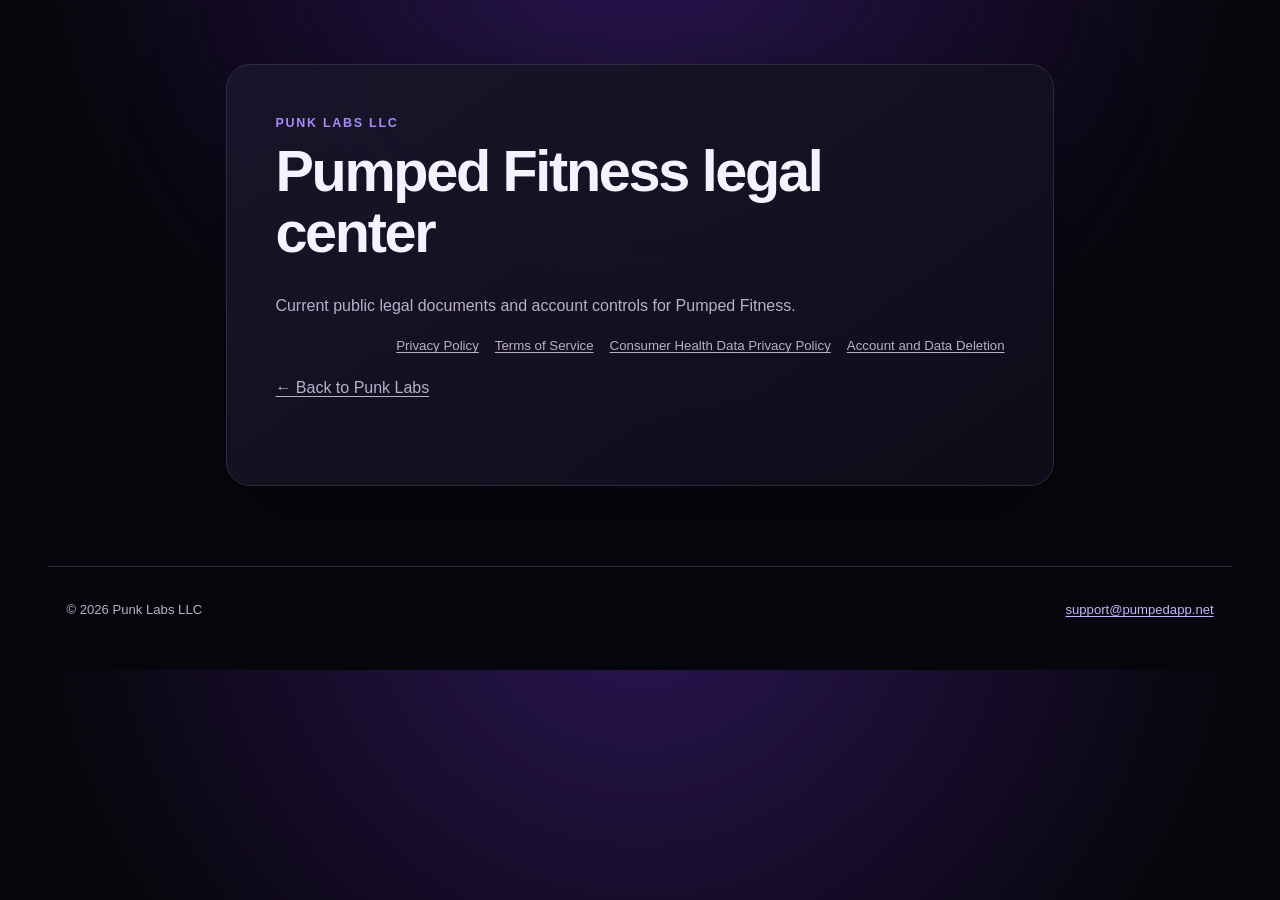
<file: index.html>
<!doctype html>
<html lang="en">
<head>
  <meta charset="utf-8">
  <meta name="viewport" content="width=device-width, initial-scale=1">
  <title>Pumped Fitness Legal | Punk Labs LLC</title>
  <meta name="description" content="Privacy, consumer health, terms, and account deletion documents for Pumped Fitness by Punk Labs LLC.">
  <link rel="stylesheet" href="styles.css">
</head>
<body>
  <main id="main">
    <article>
      <p class="eyebrow">Punk Labs LLC</p>
      <h1>Pumped Fitness legal center</h1>
      <p>Current public legal documents and account controls for Pumped Fitness.</p>
      <nav aria-label="Legal documents">
        <a href="privacy/">Privacy Policy</a>
        <a href="terms/">Terms of Service</a>
        <a href="consumer-health/">Consumer Health Data Privacy Policy</a>
        <a href="delete-account/">Account and Data Deletion</a>
      </nav>
      <p><a class="back" href="https://www.punklabs.dev/">← Back to Punk Labs</a></p>
    </article>
  </main>
  <footer><p>© 2026 Punk Labs LLC</p><a href="mailto:support@pumpedapp.net">support@pumpedapp.net</a></footer>
</body>
</html>
</file>
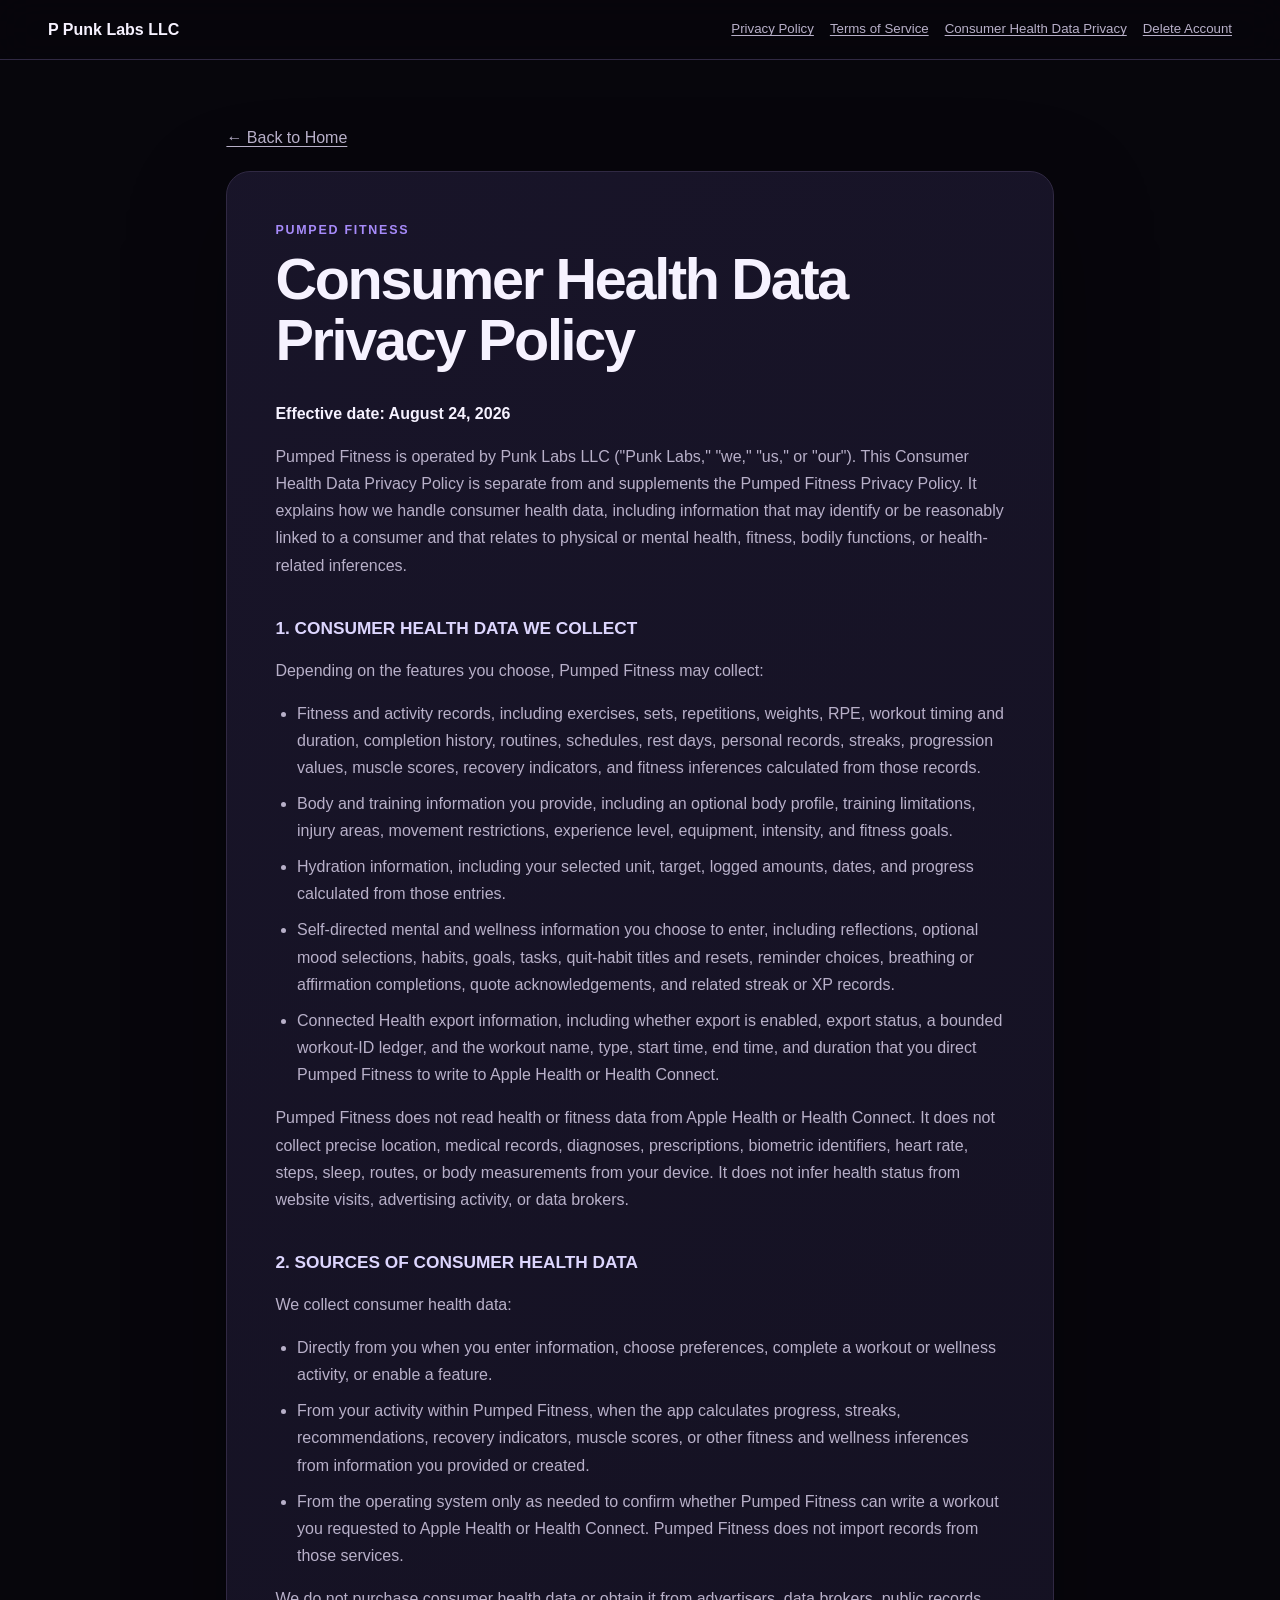
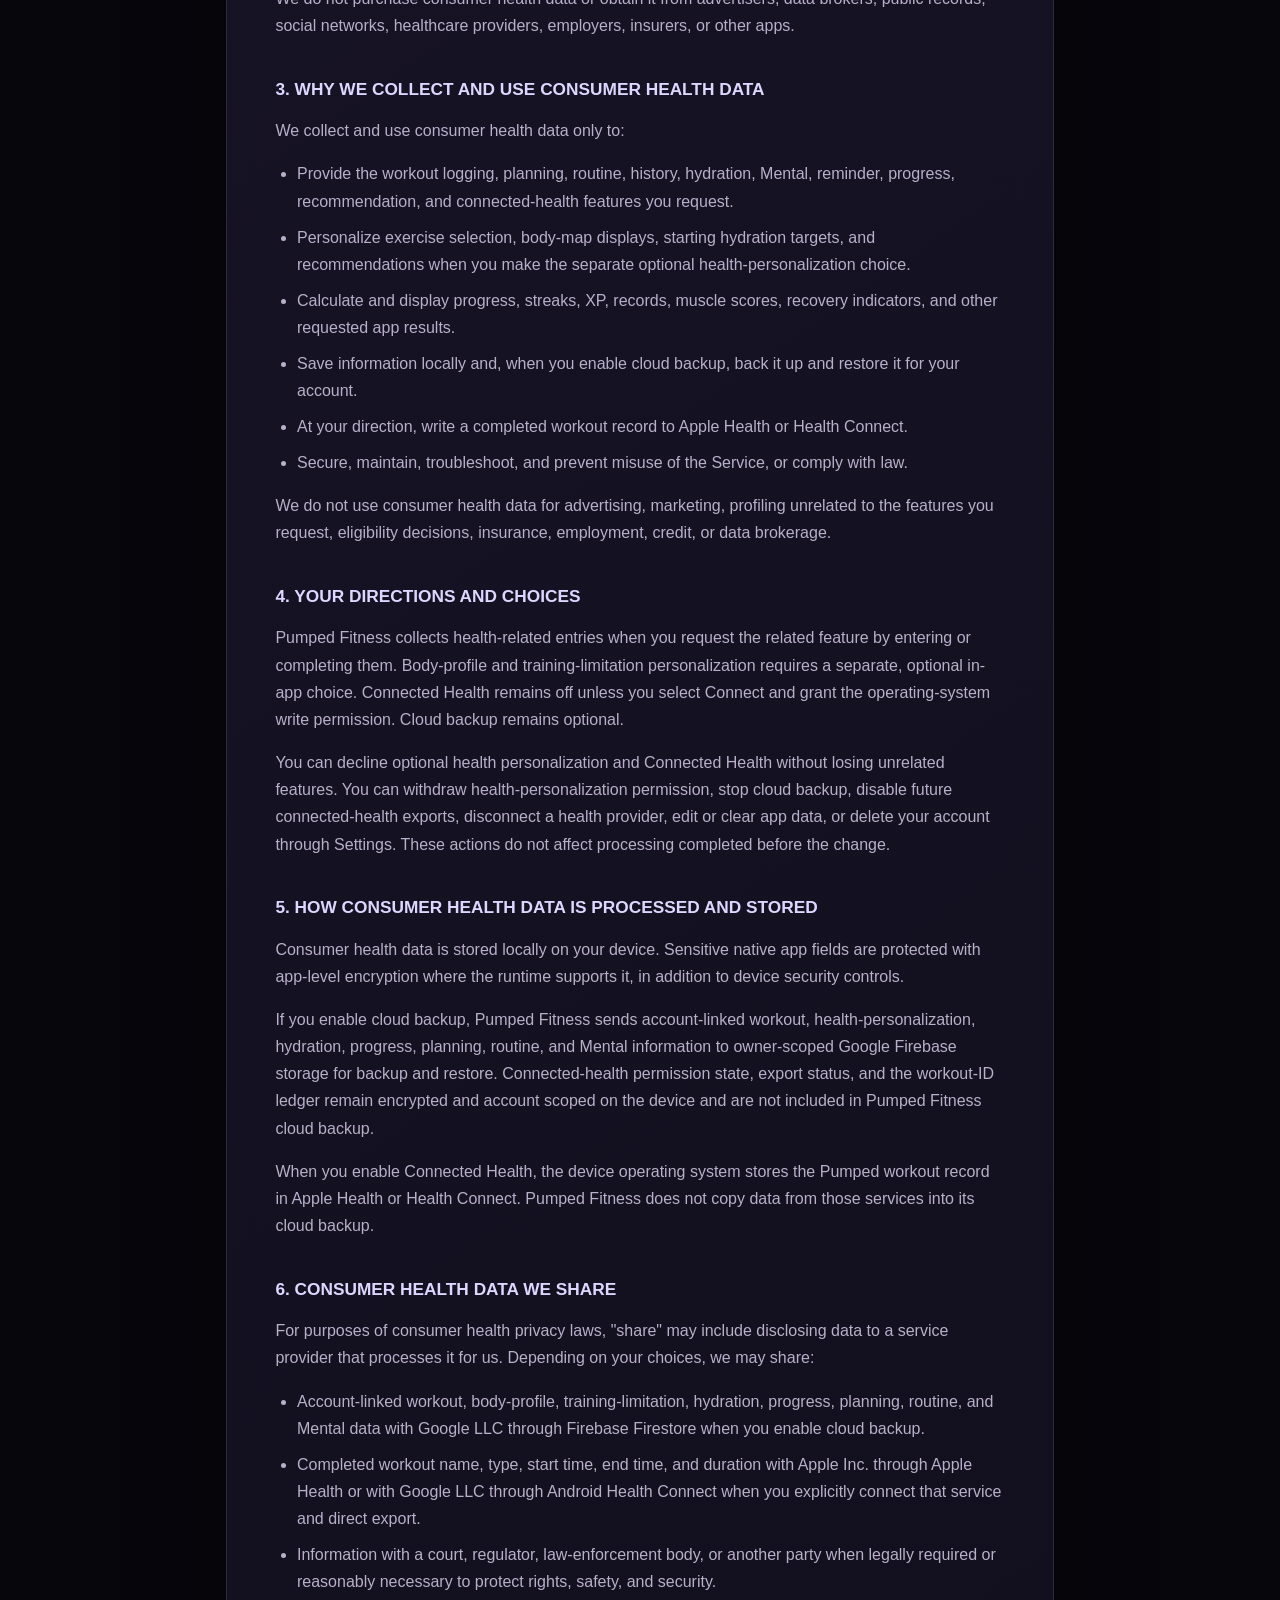
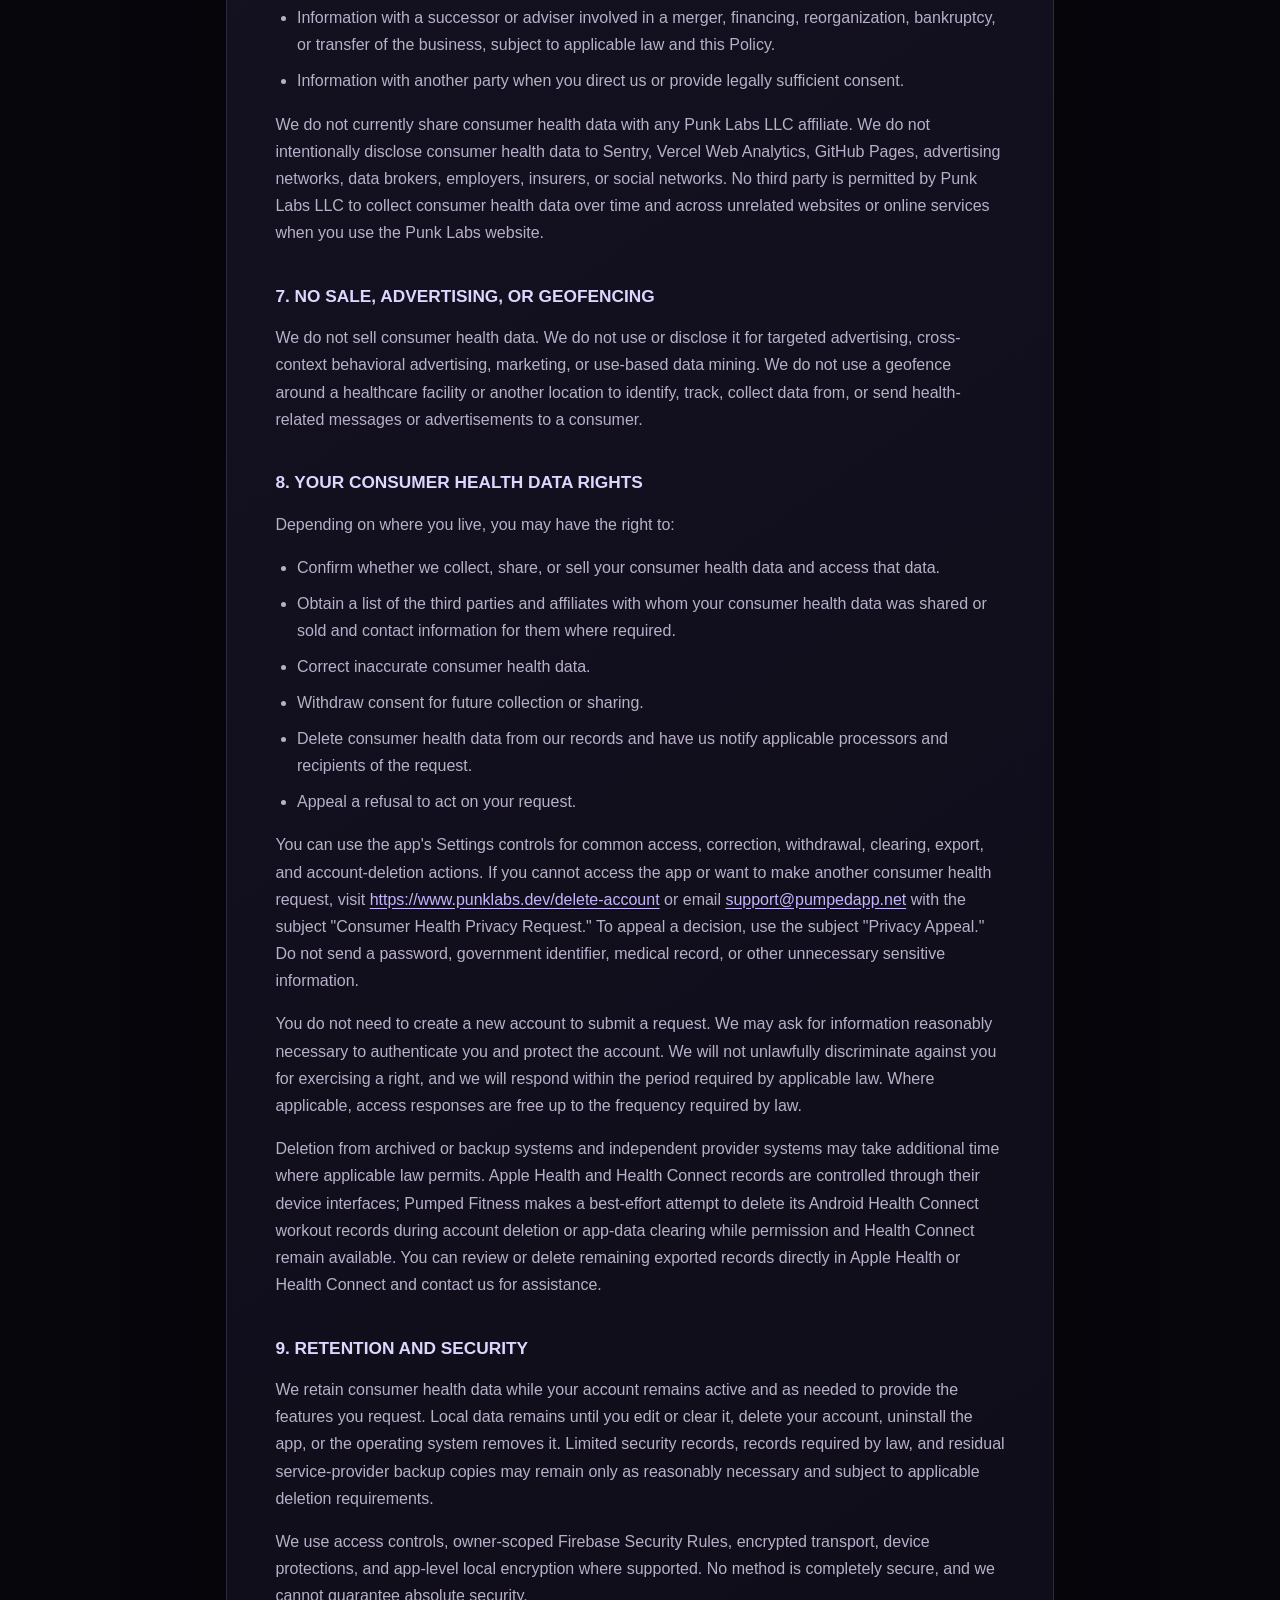
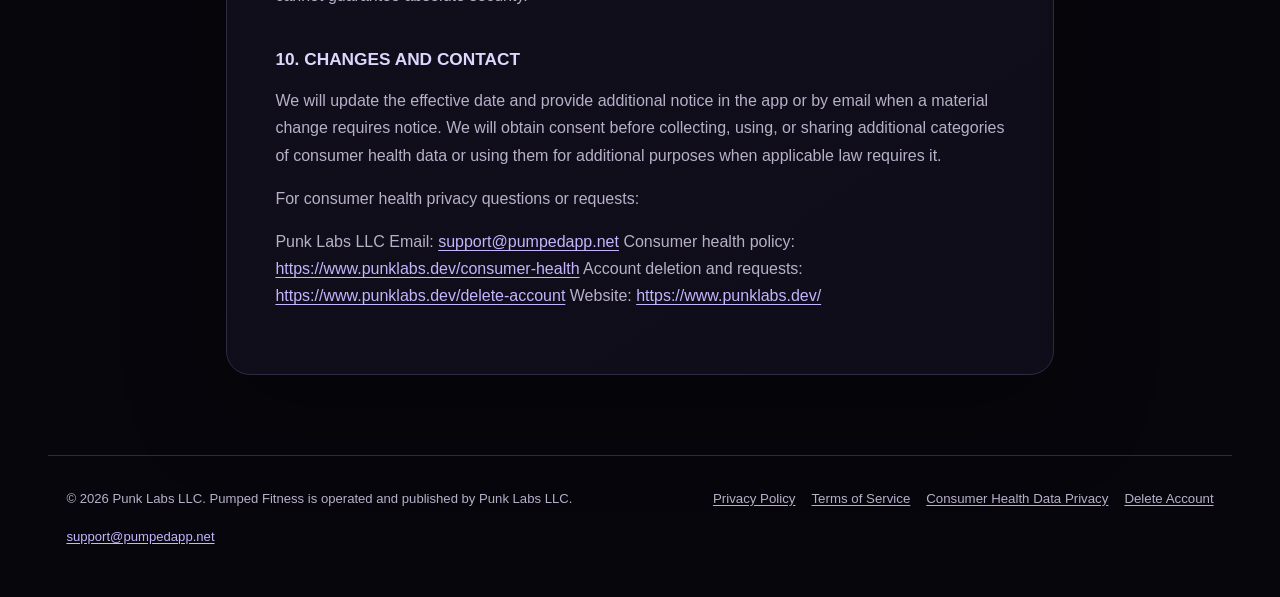
<file: consumer-health/index.html>
<!doctype html>
<html lang="en">
<head>
  <meta charset="utf-8">
  <meta name="viewport" content="width=device-width, initial-scale=1">
  <title>Consumer Health Data Privacy Policy | Pumped Fitness by Punk Labs LLC</title>
  <meta name="description" content="How Punk Labs LLC handles consumer health data in Pumped Fitness.">
  <link rel="canonical" href="https://www.punklabs.dev/consumer-health">
  <link rel="stylesheet" href="../styles.css">
</head>
<body>
  <a class="skip" href="#main">Skip to document</a>
  <header>
    <a class="brand" href="https://www.punklabs.dev/"><span aria-hidden="true">P</span> Punk Labs LLC</a>

  <nav aria-label="Legal documents">
    <a href="../privacy/">Privacy Policy</a>
    <a href="../terms/">Terms of Service</a>
    <a href="../consumer-health/">Consumer Health Data Privacy</a>
    <a href="../delete-account/">Delete Account</a>
  </nav>
  </header>
  <main id="main">
    <a class="back" href="https://www.punklabs.dev/">← Back to Home</a>
    <article>
      <p class="eyebrow">Pumped Fitness</p>
      <h1>Consumer Health Data Privacy Policy</h1>

      <div class="document"><p>Effective date: August 24, 2026</p>
<p>Pumped Fitness is operated by Punk Labs LLC (&quot;Punk Labs,&quot; &quot;we,&quot; &quot;us,&quot; or &quot;our&quot;). This Consumer Health Data Privacy Policy is separate from and supplements the Pumped Fitness Privacy Policy. It explains how we handle consumer health data, including information that may identify or be reasonably linked to a consumer and that relates to physical or mental health, fitness, bodily functions, or health-related inferences.</p>
<h2>1. CONSUMER HEALTH DATA WE COLLECT</h2>
<p>Depending on the features you choose, Pumped Fitness may collect:</p><ul><li>Fitness and activity records, including exercises, sets, repetitions, weights, RPE, workout timing and duration, completion history, routines, schedules, rest days, personal records, streaks, progression values, muscle scores, recovery indicators, and fitness inferences calculated from those records.</li><li>Body and training information you provide, including an optional body profile, training limitations, injury areas, movement restrictions, experience level, equipment, intensity, and fitness goals.</li><li>Hydration information, including your selected unit, target, logged amounts, dates, and progress calculated from those entries.</li><li>Self-directed mental and wellness information you choose to enter, including reflections, optional mood selections, habits, goals, tasks, quit-habit titles and resets, reminder choices, breathing or affirmation completions, quote acknowledgements, and related streak or XP records.</li><li>Connected Health export information, including whether export is enabled, export status, a bounded workout-ID ledger, and the workout name, type, start time, end time, and duration that you direct Pumped Fitness to write to Apple Health or Health Connect.</li></ul>
<p>Pumped Fitness does not read health or fitness data from Apple Health or Health Connect. It does not collect precise location, medical records, diagnoses, prescriptions, biometric identifiers, heart rate, steps, sleep, routes, or body measurements from your device. It does not infer health status from website visits, advertising activity, or data brokers.</p>
<h2>2. SOURCES OF CONSUMER HEALTH DATA</h2>
<p>We collect consumer health data:</p><ul><li>Directly from you when you enter information, choose preferences, complete a workout or wellness activity, or enable a feature.</li><li>From your activity within Pumped Fitness, when the app calculates progress, streaks, recommendations, recovery indicators, muscle scores, or other fitness and wellness inferences from information you provided or created.</li><li>From the operating system only as needed to confirm whether Pumped Fitness can write a workout you requested to Apple Health or Health Connect. Pumped Fitness does not import records from those services.</li></ul>
<p>We do not purchase consumer health data or obtain it from advertisers, data brokers, public records, social networks, healthcare providers, employers, insurers, or other apps.</p>
<h2>3. WHY WE COLLECT AND USE CONSUMER HEALTH DATA</h2>
<p>We collect and use consumer health data only to:</p><ul><li>Provide the workout logging, planning, routine, history, hydration, Mental, reminder, progress, recommendation, and connected-health features you request.</li><li>Personalize exercise selection, body-map displays, starting hydration targets, and recommendations when you make the separate optional health-personalization choice.</li><li>Calculate and display progress, streaks, XP, records, muscle scores, recovery indicators, and other requested app results.</li><li>Save information locally and, when you enable cloud backup, back it up and restore it for your account.</li><li>At your direction, write a completed workout record to Apple Health or Health Connect.</li><li>Secure, maintain, troubleshoot, and prevent misuse of the Service, or comply with law.</li></ul>
<p>We do not use consumer health data for advertising, marketing, profiling unrelated to the features you request, eligibility decisions, insurance, employment, credit, or data brokerage.</p>
<h2>4. YOUR DIRECTIONS AND CHOICES</h2>
<p>Pumped Fitness collects health-related entries when you request the related feature by entering or completing them. Body-profile and training-limitation personalization requires a separate, optional in-app choice. Connected Health remains off unless you select Connect and grant the operating-system write permission. Cloud backup remains optional.</p>
<p>You can decline optional health personalization and Connected Health without losing unrelated features. You can withdraw health-personalization permission, stop cloud backup, disable future connected-health exports, disconnect a health provider, edit or clear app data, or delete your account through Settings. These actions do not affect processing completed before the change.</p>
<h2>5. HOW CONSUMER HEALTH DATA IS PROCESSED AND STORED</h2>
<p>Consumer health data is stored locally on your device. Sensitive native app fields are protected with app-level encryption where the runtime supports it, in addition to device security controls.</p>
<p>If you enable cloud backup, Pumped Fitness sends account-linked workout, health-personalization, hydration, progress, planning, routine, and Mental information to owner-scoped Google Firebase storage for backup and restore. Connected-health permission state, export status, and the workout-ID ledger remain encrypted and account scoped on the device and are not included in Pumped Fitness cloud backup.</p>
<p>When you enable Connected Health, the device operating system stores the Pumped workout record in Apple Health or Health Connect. Pumped Fitness does not copy data from those services into its cloud backup.</p>
<h2>6. CONSUMER HEALTH DATA WE SHARE</h2>
<p>For purposes of consumer health privacy laws, &quot;share&quot; may include disclosing data to a service provider that processes it for us. Depending on your choices, we may share:</p><ul><li>Account-linked workout, body-profile, training-limitation, hydration, progress, planning, routine, and Mental data with Google LLC through Firebase Firestore when you enable cloud backup.</li><li>Completed workout name, type, start time, end time, and duration with Apple Inc. through Apple Health or with Google LLC through Android Health Connect when you explicitly connect that service and direct export.</li><li>Information with a court, regulator, law-enforcement body, or another party when legally required or reasonably necessary to protect rights, safety, and security.</li><li>Information with a successor or adviser involved in a merger, financing, reorganization, bankruptcy, or transfer of the business, subject to applicable law and this Policy.</li><li>Information with another party when you direct us or provide legally sufficient consent.</li></ul>
<p>We do not currently share consumer health data with any Punk Labs LLC affiliate. We do not intentionally disclose consumer health data to Sentry, Vercel Web Analytics, GitHub Pages, advertising networks, data brokers, employers, insurers, or social networks. No third party is permitted by Punk Labs LLC to collect consumer health data over time and across unrelated websites or online services when you use the Punk Labs website.</p>
<h2>7. NO SALE, ADVERTISING, OR GEOFENCING</h2>
<p>We do not sell consumer health data. We do not use or disclose it for targeted advertising, cross-context behavioral advertising, marketing, or use-based data mining. We do not use a geofence around a healthcare facility or another location to identify, track, collect data from, or send health-related messages or advertisements to a consumer.</p>
<h2>8. YOUR CONSUMER HEALTH DATA RIGHTS</h2>
<p>Depending on where you live, you may have the right to:</p><ul><li>Confirm whether we collect, share, or sell your consumer health data and access that data.</li><li>Obtain a list of the third parties and affiliates with whom your consumer health data was shared or sold and contact information for them where required.</li><li>Correct inaccurate consumer health data.</li><li>Withdraw consent for future collection or sharing.</li><li>Delete consumer health data from our records and have us notify applicable processors and recipients of the request.</li><li>Appeal a refusal to act on your request.</li></ul>
<p>You can use the app&#39;s Settings controls for common access, correction, withdrawal, clearing, export, and account-deletion actions. If you cannot access the app or want to make another consumer health request, visit <a href="https://www.punklabs.dev/delete-account">https://www.punklabs.dev/delete-account</a> or email <a href="mailto:support@pumpedapp.net">support@pumpedapp.net</a> with the subject &quot;Consumer Health Privacy Request.&quot; To appeal a decision, use the subject &quot;Privacy Appeal.&quot; Do not send a password, government identifier, medical record, or other unnecessary sensitive information.</p>
<p>You do not need to create a new account to submit a request. We may ask for information reasonably necessary to authenticate you and protect the account. We will not unlawfully discriminate against you for exercising a right, and we will respond within the period required by applicable law. Where applicable, access responses are free up to the frequency required by law.</p>
<p>Deletion from archived or backup systems and independent provider systems may take additional time where applicable law permits. Apple Health and Health Connect records are controlled through their device interfaces; Pumped Fitness makes a best-effort attempt to delete its Android Health Connect workout records during account deletion or app-data clearing while permission and Health Connect remain available. You can review or delete remaining exported records directly in Apple Health or Health Connect and contact us for assistance.</p>
<h2>9. RETENTION AND SECURITY</h2>
<p>We retain consumer health data while your account remains active and as needed to provide the features you request. Local data remains until you edit or clear it, delete your account, uninstall the app, or the operating system removes it. Limited security records, records required by law, and residual service-provider backup copies may remain only as reasonably necessary and subject to applicable deletion requirements.</p>
<p>We use access controls, owner-scoped Firebase Security Rules, encrypted transport, device protections, and app-level local encryption where supported. No method is completely secure, and we cannot guarantee absolute security.</p>
<h2>10. CHANGES AND CONTACT</h2>
<p>We will update the effective date and provide additional notice in the app or by email when a material change requires notice. We will obtain consent before collecting, using, or sharing additional categories of consumer health data or using them for additional purposes when applicable law requires it.</p>
<p>For consumer health privacy questions or requests:</p>
<p>Punk Labs LLC Email: <a href="mailto:support@pumpedapp.net">support@pumpedapp.net</a> Consumer health policy: <a href="https://www.punklabs.dev/consumer-health">https://www.punklabs.dev/consumer-health</a> Account deletion and requests: <a href="https://www.punklabs.dev/delete-account">https://www.punklabs.dev/delete-account</a> Website: <a href="https://www.punklabs.dev/">https://www.punklabs.dev/</a></p></div>
    </article>
  </main>
  <footer>
    <p>© 2026 Punk Labs LLC. Pumped Fitness is operated and published by Punk Labs LLC.</p>

  <nav aria-label="Legal documents">
    <a href="../privacy/">Privacy Policy</a>
    <a href="../terms/">Terms of Service</a>
    <a href="../consumer-health/">Consumer Health Data Privacy</a>
    <a href="../delete-account/">Delete Account</a>
  </nav>
    <a href="mailto:support@pumpedapp.net">support@pumpedapp.net</a>
  </footer>
</body>
</html>
</file>
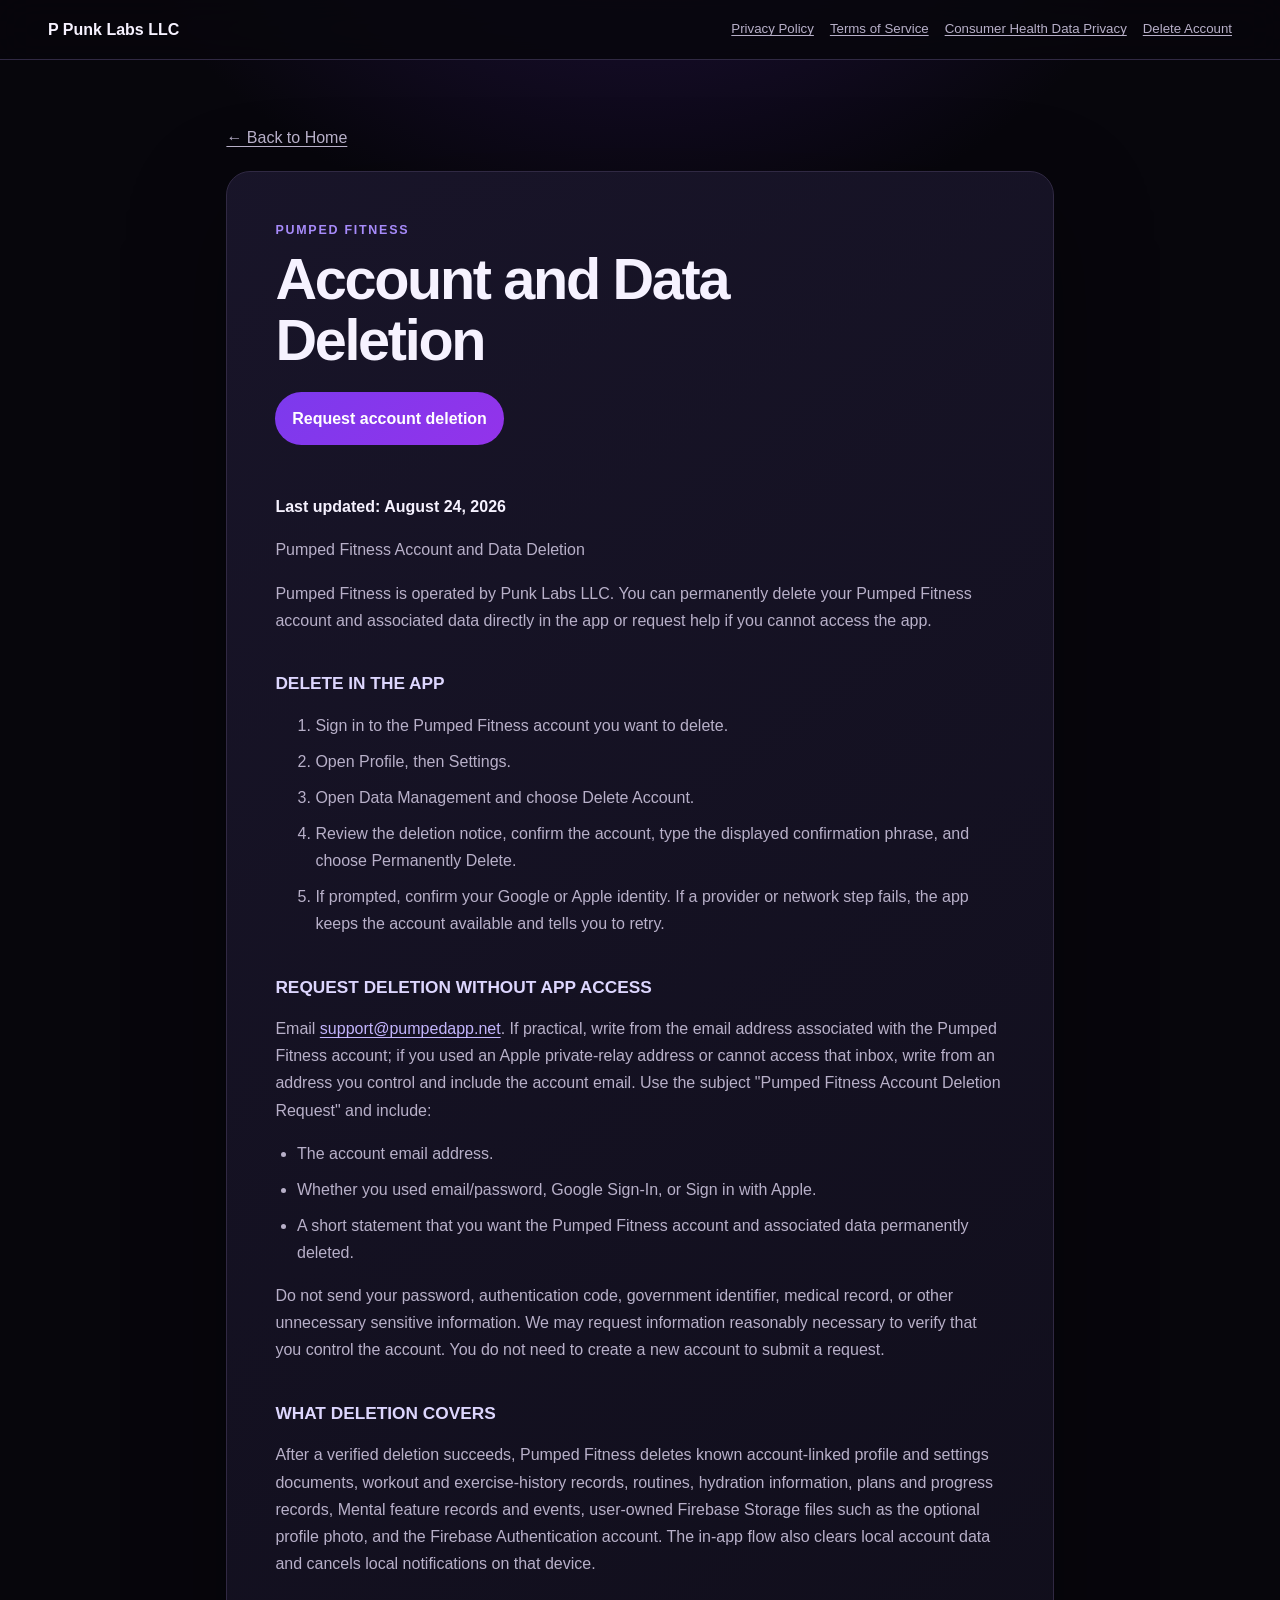
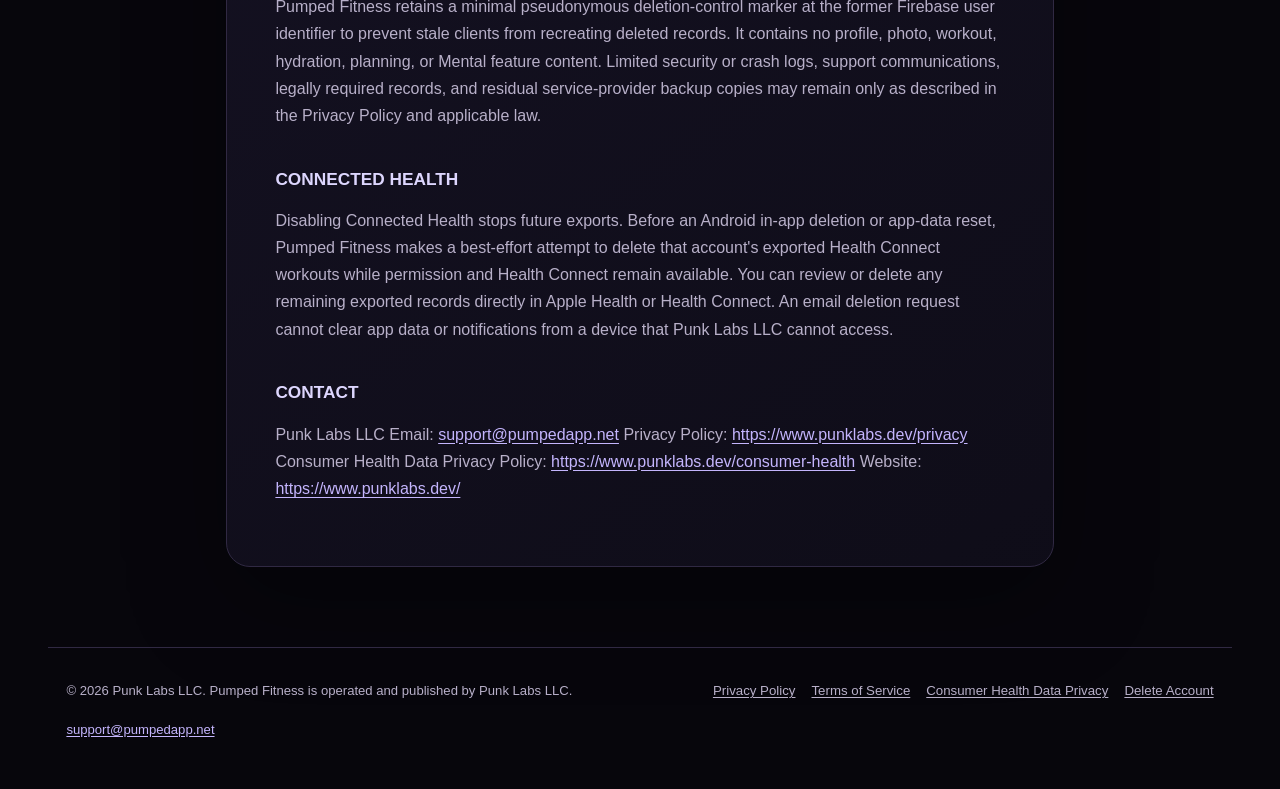
<file: delete-account/index.html>
<!doctype html>
<html lang="en">
<head>
  <meta charset="utf-8">
  <meta name="viewport" content="width=device-width, initial-scale=1">
  <title>Account and Data Deletion | Pumped Fitness by Punk Labs LLC</title>
  <meta name="description" content="How to delete a Pumped Fitness account and associated data.">
  <link rel="canonical" href="https://www.punklabs.dev/delete-account">
  <link rel="stylesheet" href="../styles.css">
</head>
<body>
  <a class="skip" href="#main">Skip to document</a>
  <header>
    <a class="brand" href="https://www.punklabs.dev/"><span aria-hidden="true">P</span> Punk Labs LLC</a>

  <nav aria-label="Legal documents">
    <a href="../privacy/">Privacy Policy</a>
    <a href="../terms/">Terms of Service</a>
    <a href="../consumer-health/">Consumer Health Data Privacy</a>
    <a href="../delete-account/">Delete Account</a>
  </nav>
  </header>
  <main id="main">
    <a class="back" href="https://www.punklabs.dev/">← Back to Home</a>
    <article>
      <p class="eyebrow">Pumped Fitness</p>
      <h1>Account and Data Deletion</h1>
      <a class="cta" href="mailto:support@pumpedapp.net?subject=Pumped%20Fitness%20Account%20Deletion%20Request">Request account deletion</a>
      <div class="document"><p>Last updated: August 24, 2026</p>
<p>Pumped Fitness Account and Data Deletion</p>
<p>Pumped Fitness is operated by Punk Labs LLC. You can permanently delete your Pumped Fitness account and associated data directly in the app or request help if you cannot access the app.</p>
<h2>DELETE IN THE APP</h2>
<ol><li>Sign in to the Pumped Fitness account you want to delete.</li><li>Open Profile, then Settings.</li><li>Open Data Management and choose Delete Account.</li><li>Review the deletion notice, confirm the account, type the displayed confirmation phrase, and choose Permanently Delete.</li><li>If prompted, confirm your Google or Apple identity. If a provider or network step fails, the app keeps the account available and tells you to retry.</li></ol>
<h2>REQUEST DELETION WITHOUT APP ACCESS</h2>
<p>Email <a href="mailto:support@pumpedapp.net">support@pumpedapp.net</a>. If practical, write from the email address associated with the Pumped Fitness account; if you used an Apple private-relay address or cannot access that inbox, write from an address you control and include the account email. Use the subject &quot;Pumped Fitness Account Deletion Request&quot; and include:</p><ul><li>The account email address.</li><li>Whether you used email/password, Google Sign-In, or Sign in with Apple.</li><li>A short statement that you want the Pumped Fitness account and associated data permanently deleted.</li></ul>
<p>Do not send your password, authentication code, government identifier, medical record, or other unnecessary sensitive information. We may request information reasonably necessary to verify that you control the account. You do not need to create a new account to submit a request.</p>
<h2>WHAT DELETION COVERS</h2>
<p>After a verified deletion succeeds, Pumped Fitness deletes known account-linked profile and settings documents, workout and exercise-history records, routines, hydration information, plans and progress records, Mental feature records and events, user-owned Firebase Storage files such as the optional profile photo, and the Firebase Authentication account. The in-app flow also clears local account data and cancels local notifications on that device.</p>
<p>Pumped Fitness retains a minimal pseudonymous deletion-control marker at the former Firebase user identifier to prevent stale clients from recreating deleted records. It contains no profile, photo, workout, hydration, planning, or Mental feature content. Limited security or crash logs, support communications, legally required records, and residual service-provider backup copies may remain only as described in the Privacy Policy and applicable law.</p>
<h2>CONNECTED HEALTH</h2>
<p>Disabling Connected Health stops future exports. Before an Android in-app deletion or app-data reset, Pumped Fitness makes a best-effort attempt to delete that account&#39;s exported Health Connect workouts while permission and Health Connect remain available. You can review or delete any remaining exported records directly in Apple Health or Health Connect. An email deletion request cannot clear app data or notifications from a device that Punk Labs LLC cannot access.</p>
<h2>CONTACT</h2>
<p>Punk Labs LLC Email: <a href="mailto:support@pumpedapp.net">support@pumpedapp.net</a> Privacy Policy: <a href="https://www.punklabs.dev/privacy">https://www.punklabs.dev/privacy</a> Consumer Health Data Privacy Policy: <a href="https://www.punklabs.dev/consumer-health">https://www.punklabs.dev/consumer-health</a> Website: <a href="https://www.punklabs.dev/">https://www.punklabs.dev/</a></p></div>
    </article>
  </main>
  <footer>
    <p>© 2026 Punk Labs LLC. Pumped Fitness is operated and published by Punk Labs LLC.</p>

  <nav aria-label="Legal documents">
    <a href="../privacy/">Privacy Policy</a>
    <a href="../terms/">Terms of Service</a>
    <a href="../consumer-health/">Consumer Health Data Privacy</a>
    <a href="../delete-account/">Delete Account</a>
  </nav>
    <a href="mailto:support@pumpedapp.net">support@pumpedapp.net</a>
  </footer>
</body>
</html>
</file>
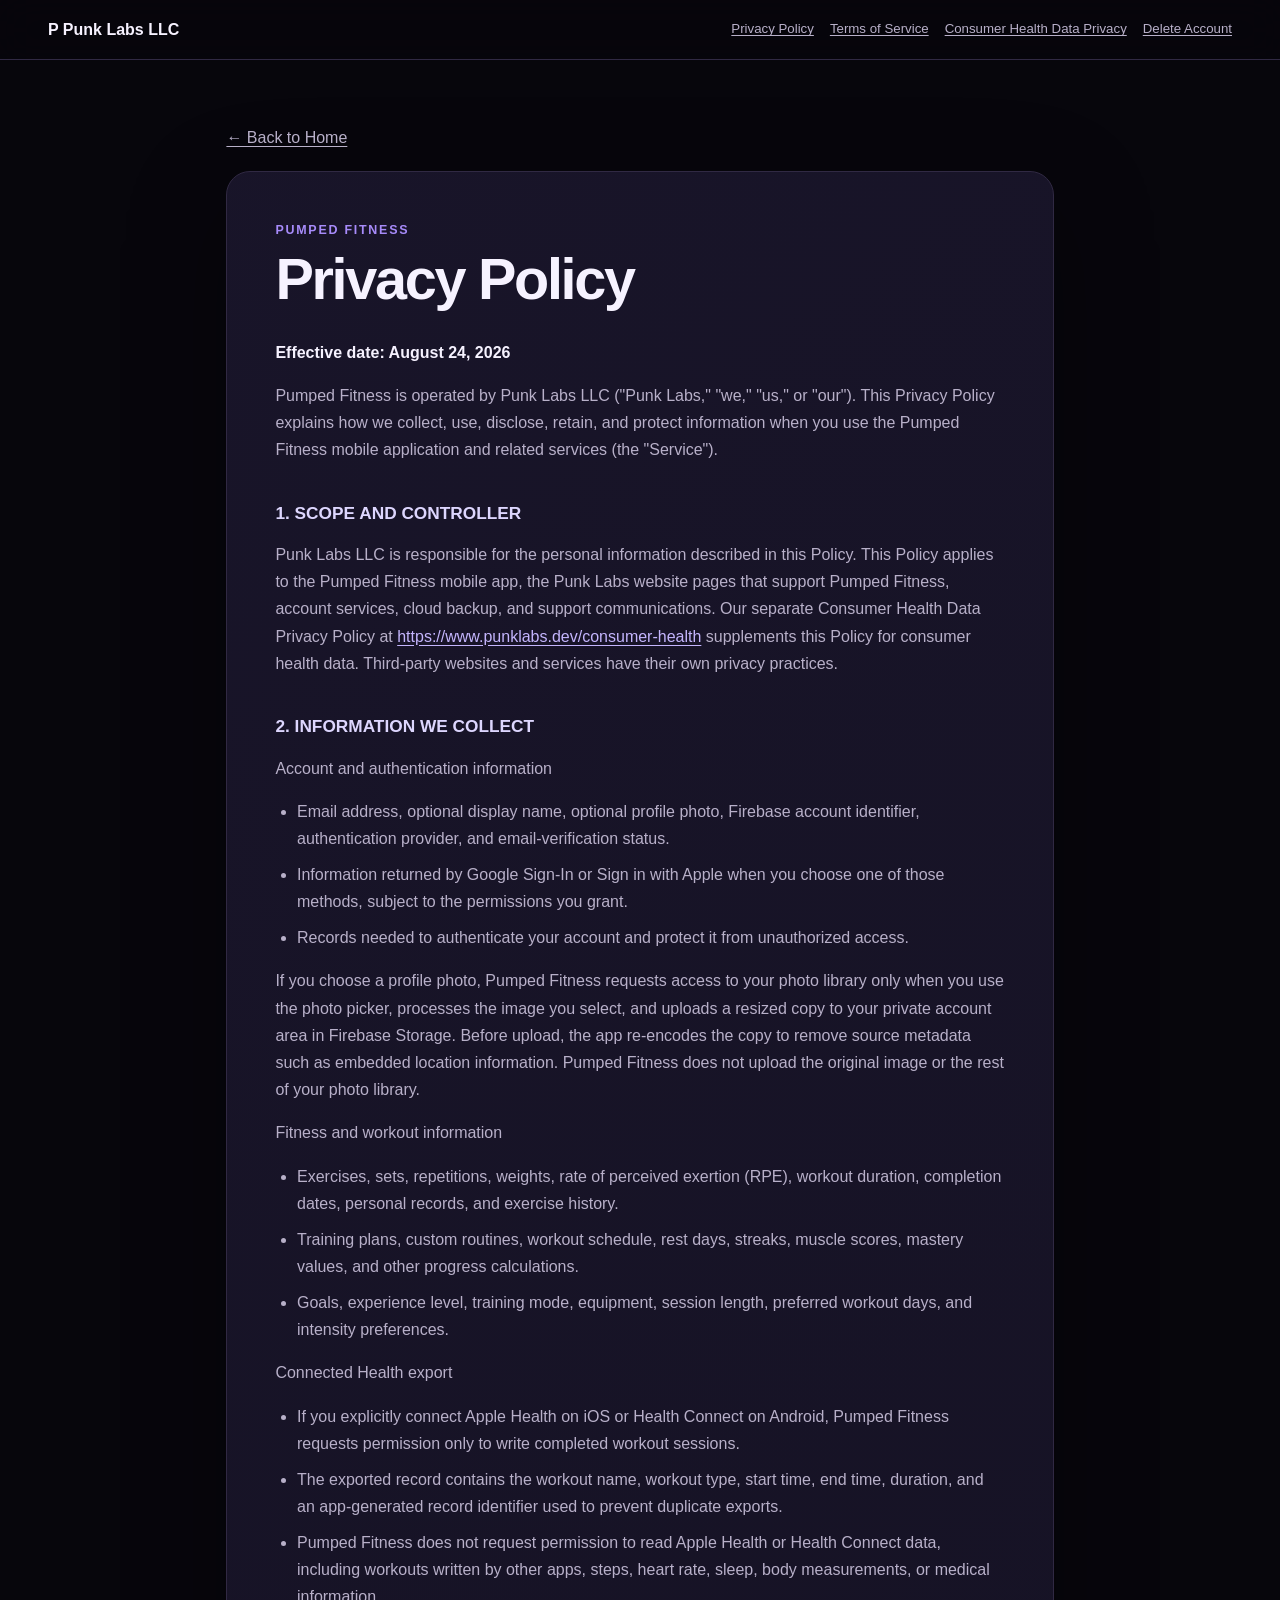
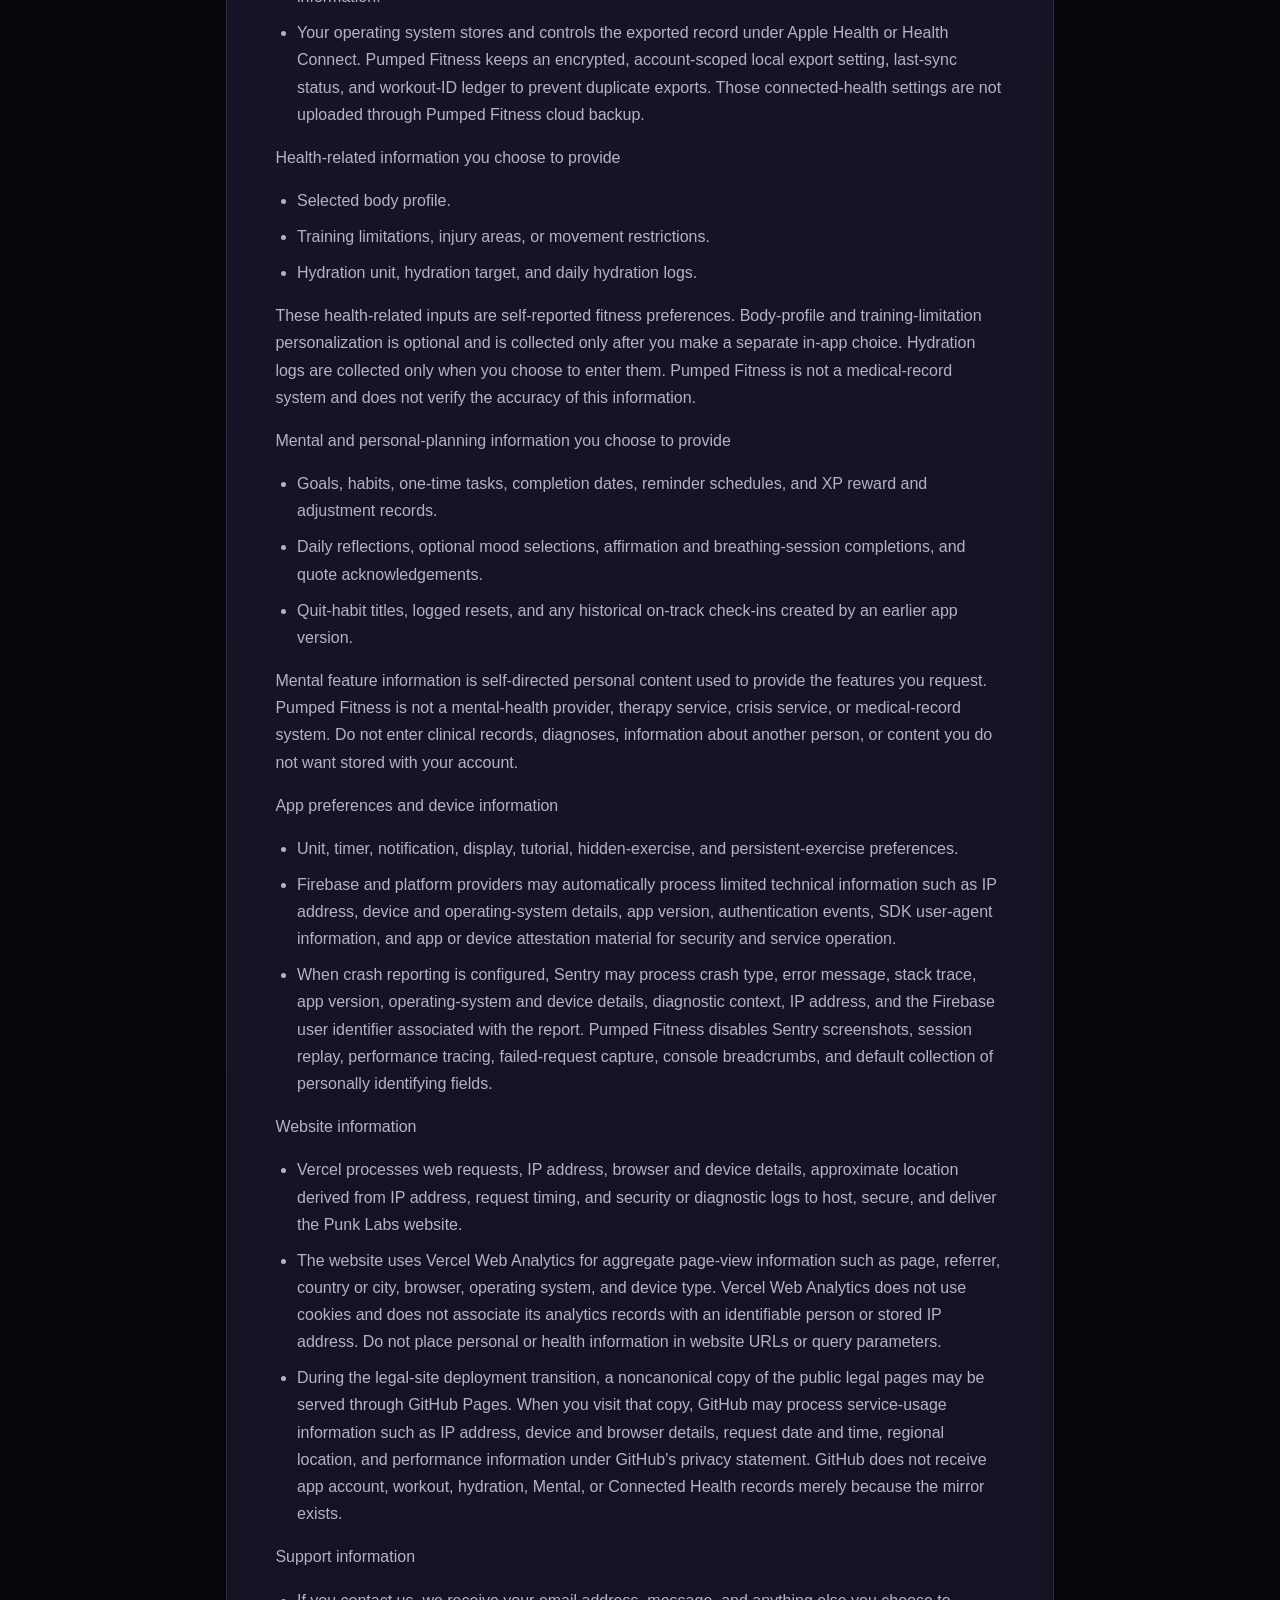
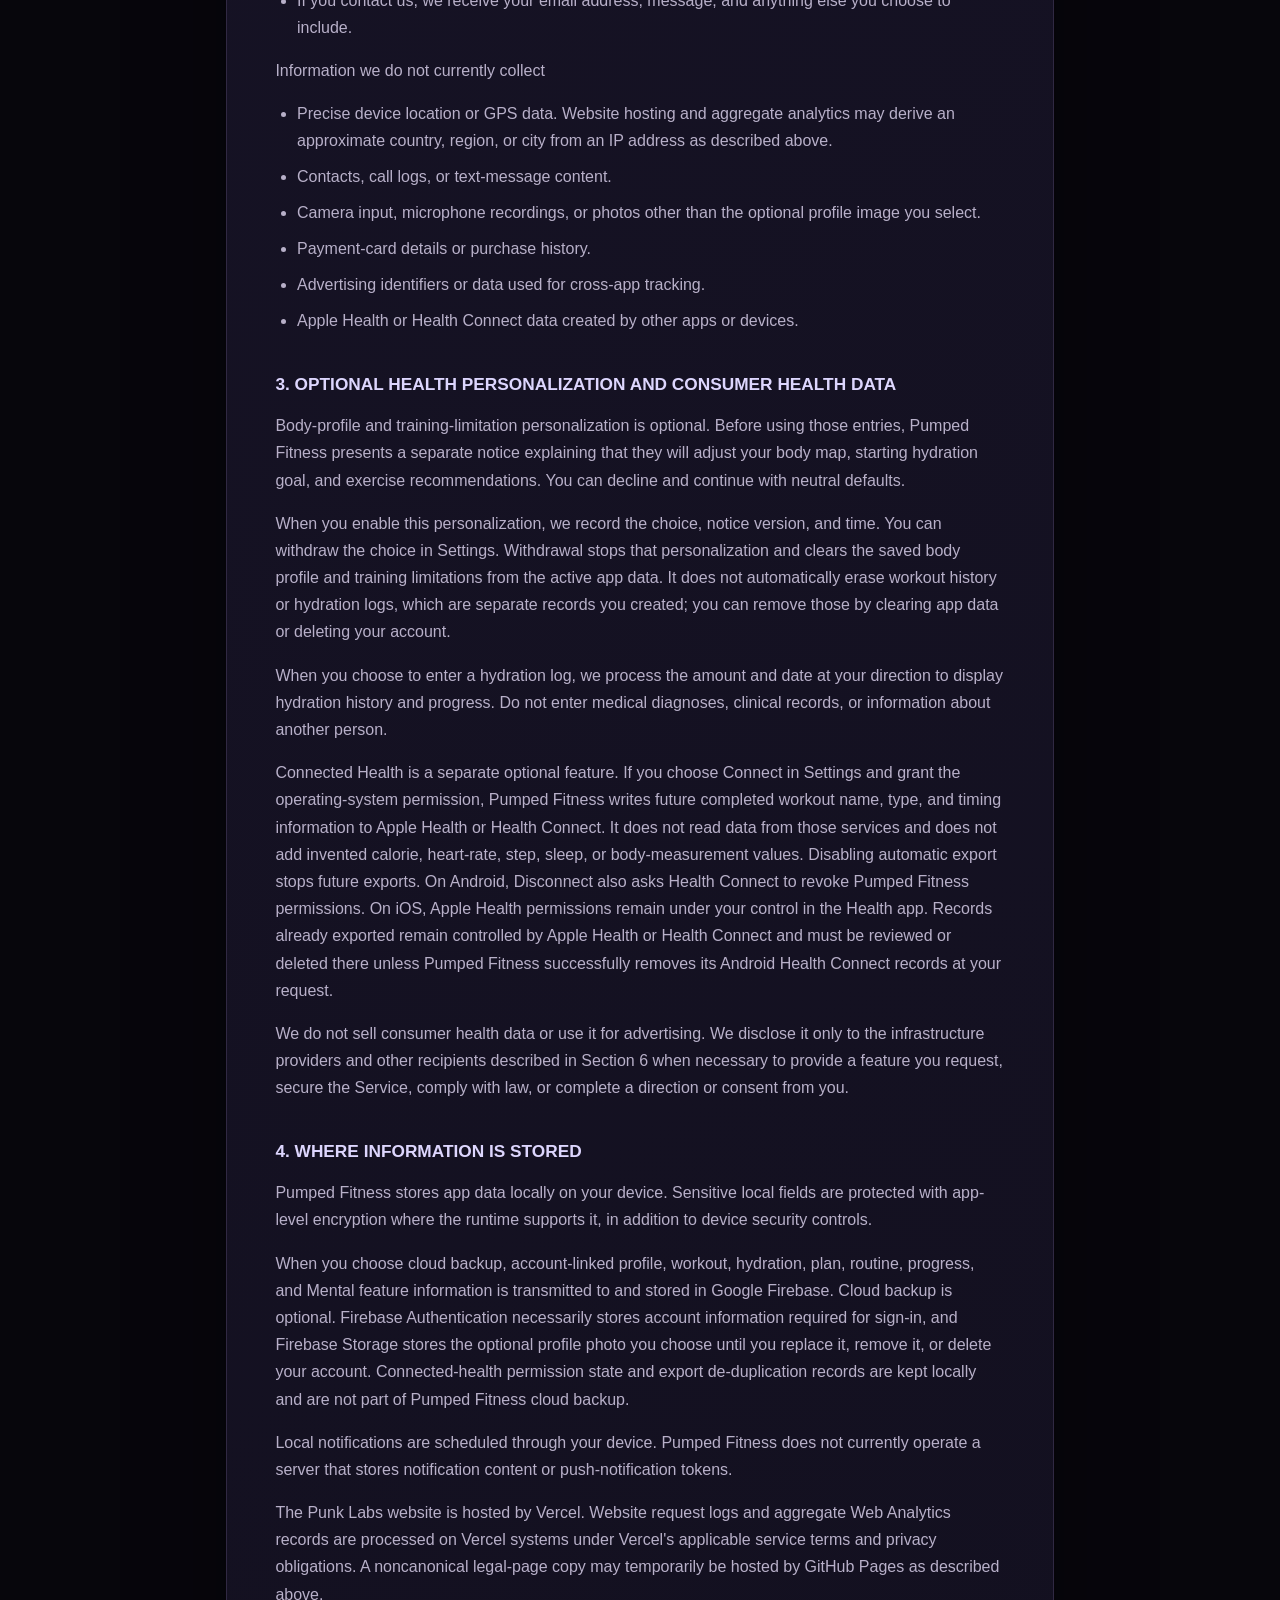
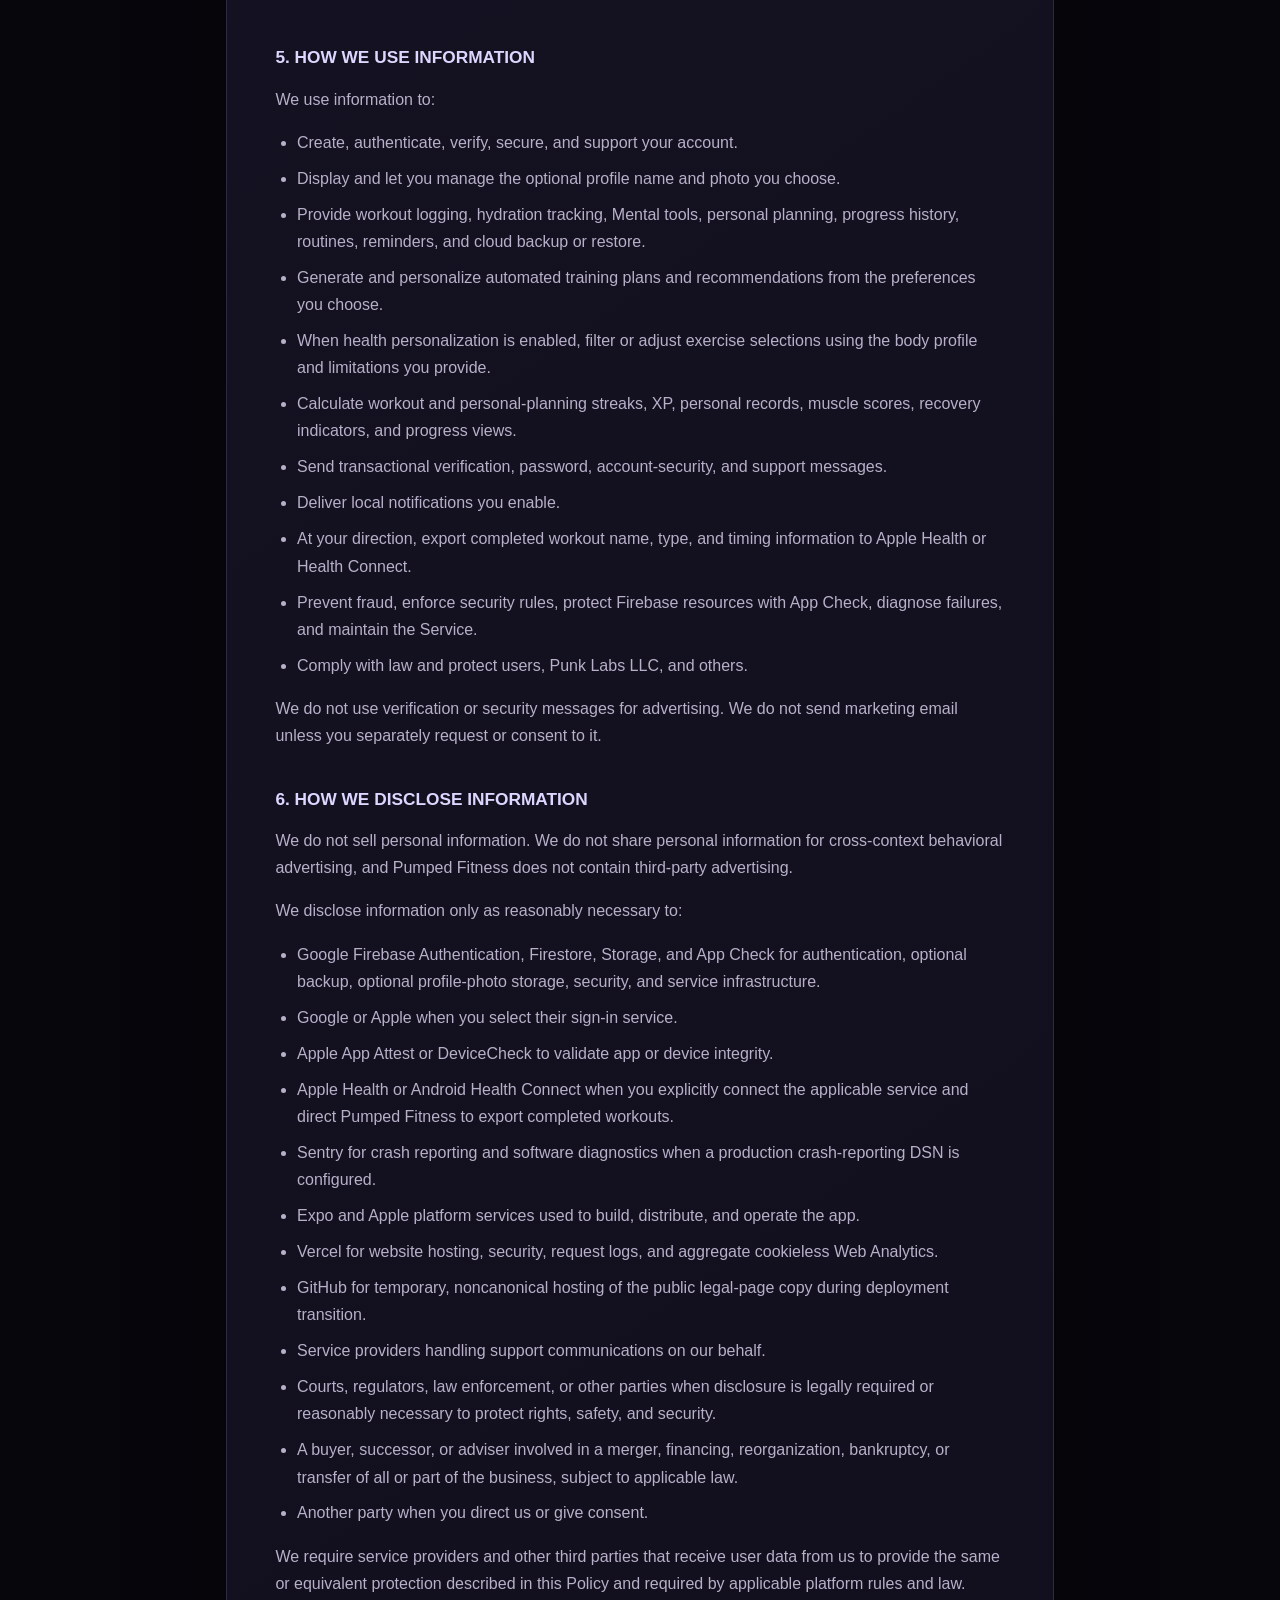
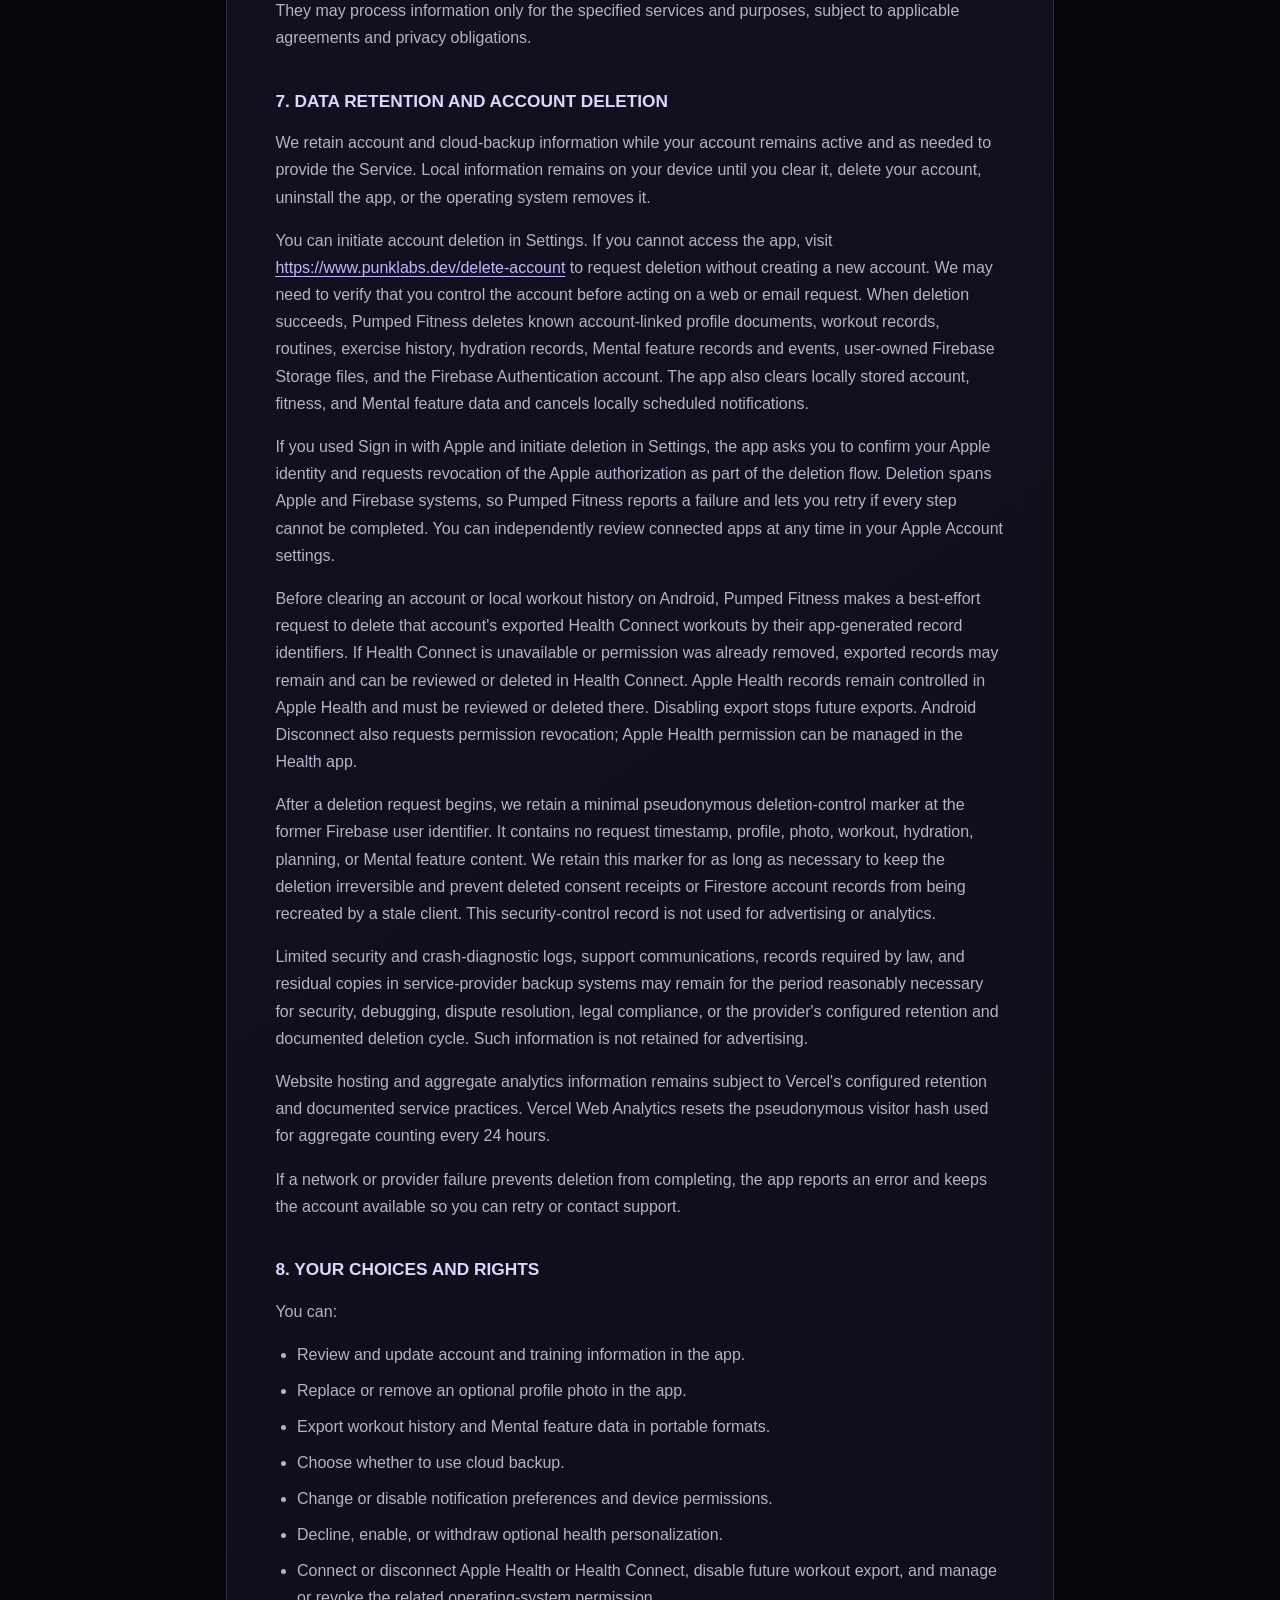
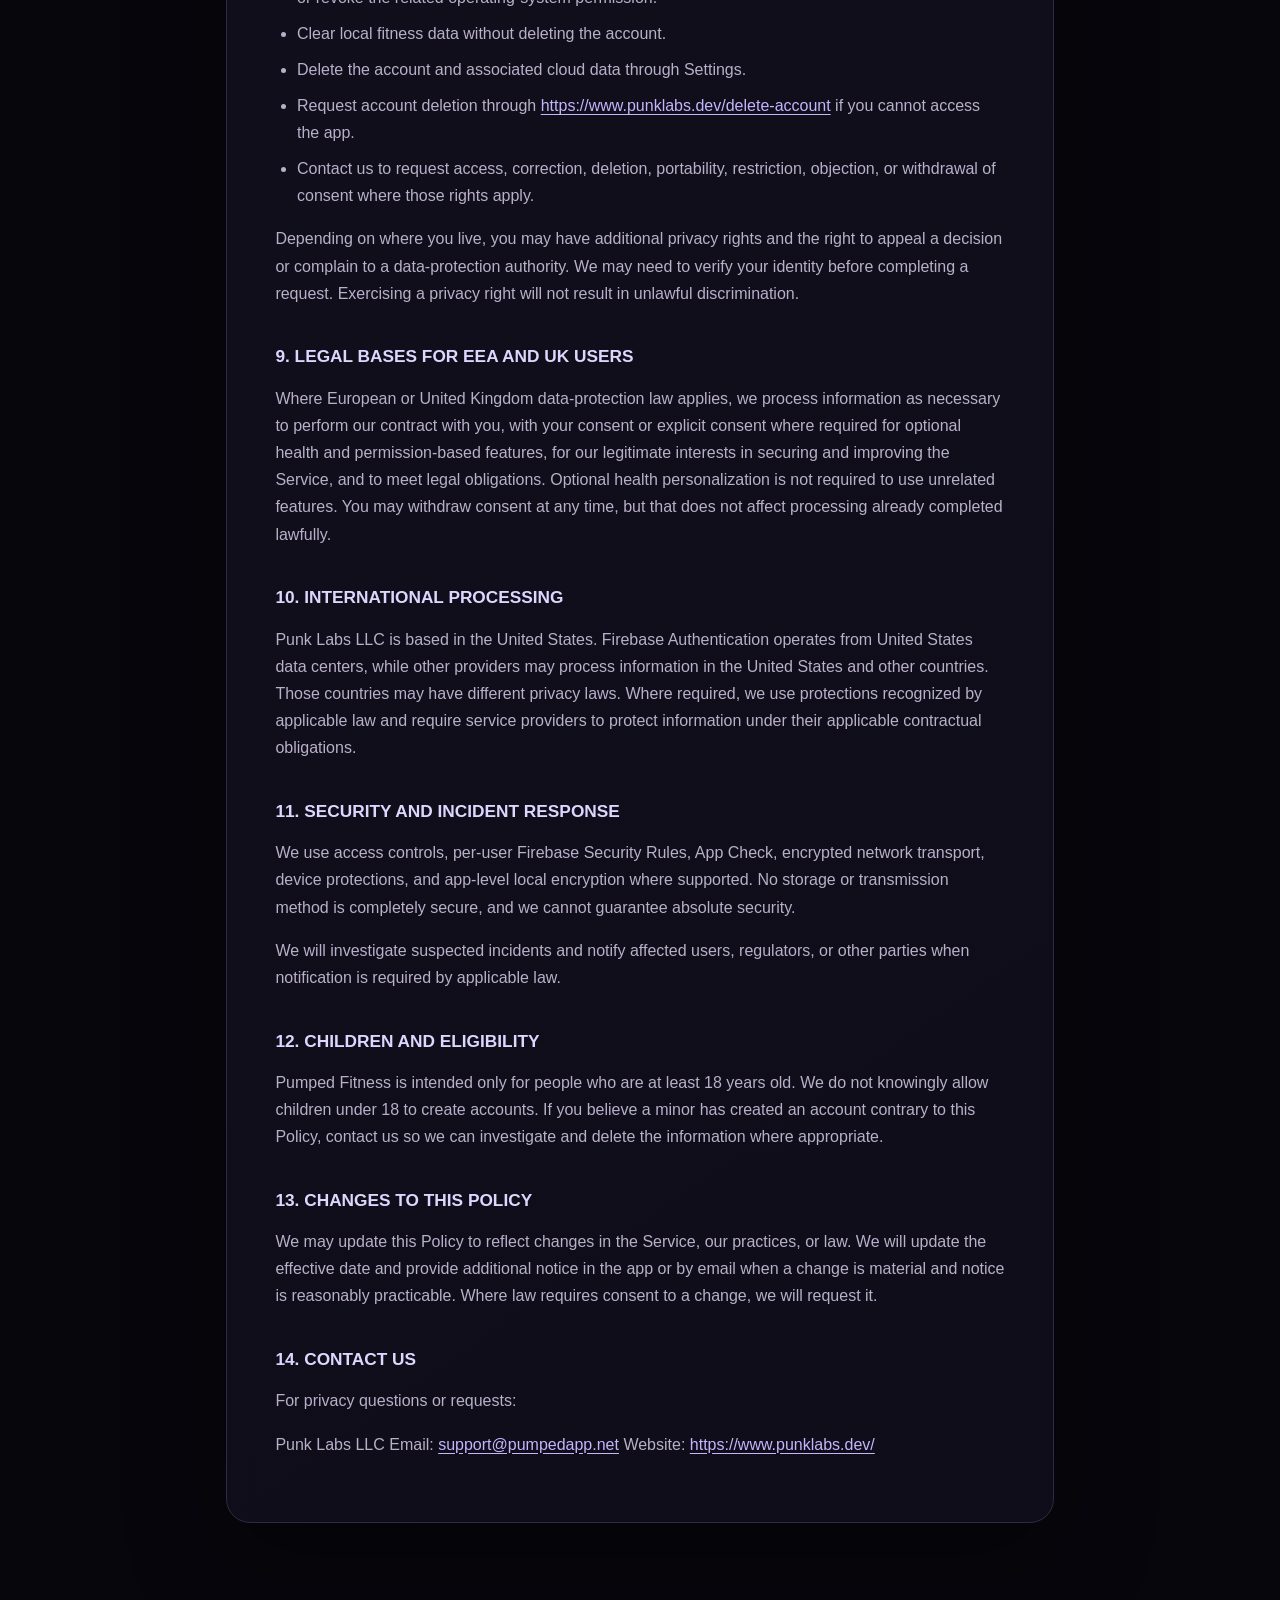
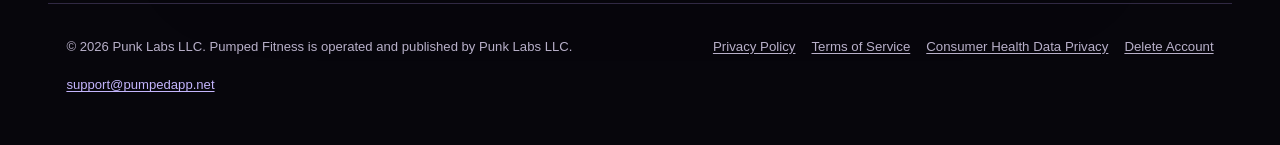
<file: privacy/index.html>
<!doctype html>
<html lang="en">
<head>
  <meta charset="utf-8">
  <meta name="viewport" content="width=device-width, initial-scale=1">
  <title>Privacy Policy | Pumped Fitness by Punk Labs LLC</title>
  <meta name="description" content="How Punk Labs LLC handles information for Pumped Fitness and its public legal website.">
  <link rel="canonical" href="https://www.punklabs.dev/privacy">
  <link rel="stylesheet" href="../styles.css">
</head>
<body>
  <a class="skip" href="#main">Skip to document</a>
  <header>
    <a class="brand" href="https://www.punklabs.dev/"><span aria-hidden="true">P</span> Punk Labs LLC</a>

  <nav aria-label="Legal documents">
    <a href="../privacy/">Privacy Policy</a>
    <a href="../terms/">Terms of Service</a>
    <a href="../consumer-health/">Consumer Health Data Privacy</a>
    <a href="../delete-account/">Delete Account</a>
  </nav>
  </header>
  <main id="main">
    <a class="back" href="https://www.punklabs.dev/">← Back to Home</a>
    <article>
      <p class="eyebrow">Pumped Fitness</p>
      <h1>Privacy Policy</h1>

      <div class="document"><p>Effective date: August 24, 2026</p>
<p>Pumped Fitness is operated by Punk Labs LLC (&quot;Punk Labs,&quot; &quot;we,&quot; &quot;us,&quot; or &quot;our&quot;). This Privacy Policy explains how we collect, use, disclose, retain, and protect information when you use the Pumped Fitness mobile application and related services (the &quot;Service&quot;).</p>
<h2>1. SCOPE AND CONTROLLER</h2>
<p>Punk Labs LLC is responsible for the personal information described in this Policy. This Policy applies to the Pumped Fitness mobile app, the Punk Labs website pages that support Pumped Fitness, account services, cloud backup, and support communications. Our separate Consumer Health Data Privacy Policy at <a href="https://www.punklabs.dev/consumer-health">https://www.punklabs.dev/consumer-health</a> supplements this Policy for consumer health data. Third-party websites and services have their own privacy practices.</p>
<h2>2. INFORMATION WE COLLECT</h2>
<p>Account and authentication information</p><ul><li>Email address, optional display name, optional profile photo, Firebase account identifier, authentication provider, and email-verification status.</li><li>Information returned by Google Sign-In or Sign in with Apple when you choose one of those methods, subject to the permissions you grant.</li><li>Records needed to authenticate your account and protect it from unauthorized access.</li></ul>
<p>If you choose a profile photo, Pumped Fitness requests access to your photo library only when you use the photo picker, processes the image you select, and uploads a resized copy to your private account area in Firebase Storage. Before upload, the app re-encodes the copy to remove source metadata such as embedded location information. Pumped Fitness does not upload the original image or the rest of your photo library.</p>
<p>Fitness and workout information</p><ul><li>Exercises, sets, repetitions, weights, rate of perceived exertion (RPE), workout duration, completion dates, personal records, and exercise history.</li><li>Training plans, custom routines, workout schedule, rest days, streaks, muscle scores, mastery values, and other progress calculations.</li><li>Goals, experience level, training mode, equipment, session length, preferred workout days, and intensity preferences.</li></ul>
<p>Connected Health export</p><ul><li>If you explicitly connect Apple Health on iOS or Health Connect on Android, Pumped Fitness requests permission only to write completed workout sessions.</li><li>The exported record contains the workout name, workout type, start time, end time, duration, and an app-generated record identifier used to prevent duplicate exports.</li><li>Pumped Fitness does not request permission to read Apple Health or Health Connect data, including workouts written by other apps, steps, heart rate, sleep, body measurements, or medical information.</li><li>Your operating system stores and controls the exported record under Apple Health or Health Connect. Pumped Fitness keeps an encrypted, account-scoped local export setting, last-sync status, and workout-ID ledger to prevent duplicate exports. Those connected-health settings are not uploaded through Pumped Fitness cloud backup.</li></ul>
<p>Health-related information you choose to provide</p><ul><li>Selected body profile.</li><li>Training limitations, injury areas, or movement restrictions.</li><li>Hydration unit, hydration target, and daily hydration logs.</li></ul>
<p>These health-related inputs are self-reported fitness preferences. Body-profile and training-limitation personalization is optional and is collected only after you make a separate in-app choice. Hydration logs are collected only when you choose to enter them. Pumped Fitness is not a medical-record system and does not verify the accuracy of this information.</p>
<p>Mental and personal-planning information you choose to provide</p><ul><li>Goals, habits, one-time tasks, completion dates, reminder schedules, and XP reward and adjustment records.</li><li>Daily reflections, optional mood selections, affirmation and breathing-session completions, and quote acknowledgements.</li><li>Quit-habit titles, logged resets, and any historical on-track check-ins created by an earlier app version.</li></ul>
<p>Mental feature information is self-directed personal content used to provide the features you request. Pumped Fitness is not a mental-health provider, therapy service, crisis service, or medical-record system. Do not enter clinical records, diagnoses, information about another person, or content you do not want stored with your account.</p>
<p>App preferences and device information</p><ul><li>Unit, timer, notification, display, tutorial, hidden-exercise, and persistent-exercise preferences.</li><li>Firebase and platform providers may automatically process limited technical information such as IP address, device and operating-system details, app version, authentication events, SDK user-agent information, and app or device attestation material for security and service operation.</li><li>When crash reporting is configured, Sentry may process crash type, error message, stack trace, app version, operating-system and device details, diagnostic context, IP address, and the Firebase user identifier associated with the report. Pumped Fitness disables Sentry screenshots, session replay, performance tracing, failed-request capture, console breadcrumbs, and default collection of personally identifying fields.</li></ul>
<p>Website information</p><ul><li>Vercel processes web requests, IP address, browser and device details, approximate location derived from IP address, request timing, and security or diagnostic logs to host, secure, and deliver the Punk Labs website.</li><li>The website uses Vercel Web Analytics for aggregate page-view information such as page, referrer, country or city, browser, operating system, and device type. Vercel Web Analytics does not use cookies and does not associate its analytics records with an identifiable person or stored IP address. Do not place personal or health information in website URLs or query parameters.</li><li>During the legal-site deployment transition, a noncanonical copy of the public legal pages may be served through GitHub Pages. When you visit that copy, GitHub may process service-usage information such as IP address, device and browser details, request date and time, regional location, and performance information under GitHub&#39;s privacy statement. GitHub does not receive app account, workout, hydration, Mental, or Connected Health records merely because the mirror exists.</li></ul>
<p>Support information</p><ul><li>If you contact us, we receive your email address, message, and anything else you choose to include.</li></ul>
<p>Information we do not currently collect</p><ul><li>Precise device location or GPS data. Website hosting and aggregate analytics may derive an approximate country, region, or city from an IP address as described above.</li><li>Contacts, call logs, or text-message content.</li><li>Camera input, microphone recordings, or photos other than the optional profile image you select.</li><li>Payment-card details or purchase history.</li><li>Advertising identifiers or data used for cross-app tracking.</li><li>Apple Health or Health Connect data created by other apps or devices.</li></ul>
<h2>3. OPTIONAL HEALTH PERSONALIZATION AND CONSUMER HEALTH DATA</h2>
<p>Body-profile and training-limitation personalization is optional. Before using those entries, Pumped Fitness presents a separate notice explaining that they will adjust your body map, starting hydration goal, and exercise recommendations. You can decline and continue with neutral defaults.</p>
<p>When you enable this personalization, we record the choice, notice version, and time. You can withdraw the choice in Settings. Withdrawal stops that personalization and clears the saved body profile and training limitations from the active app data. It does not automatically erase workout history or hydration logs, which are separate records you created; you can remove those by clearing app data or deleting your account.</p>
<p>When you choose to enter a hydration log, we process the amount and date at your direction to display hydration history and progress. Do not enter medical diagnoses, clinical records, or information about another person.</p>
<p>Connected Health is a separate optional feature. If you choose Connect in Settings and grant the operating-system permission, Pumped Fitness writes future completed workout name, type, and timing information to Apple Health or Health Connect. It does not read data from those services and does not add invented calorie, heart-rate, step, sleep, or body-measurement values. Disabling automatic export stops future exports. On Android, Disconnect also asks Health Connect to revoke Pumped Fitness permissions. On iOS, Apple Health permissions remain under your control in the Health app. Records already exported remain controlled by Apple Health or Health Connect and must be reviewed or deleted there unless Pumped Fitness successfully removes its Android Health Connect records at your request.</p>
<p>We do not sell consumer health data or use it for advertising. We disclose it only to the infrastructure providers and other recipients described in Section 6 when necessary to provide a feature you request, secure the Service, comply with law, or complete a direction or consent from you.</p>
<h2>4. WHERE INFORMATION IS STORED</h2>
<p>Pumped Fitness stores app data locally on your device. Sensitive local fields are protected with app-level encryption where the runtime supports it, in addition to device security controls.</p>
<p>When you choose cloud backup, account-linked profile, workout, hydration, plan, routine, progress, and Mental feature information is transmitted to and stored in Google Firebase. Cloud backup is optional. Firebase Authentication necessarily stores account information required for sign-in, and Firebase Storage stores the optional profile photo you choose until you replace it, remove it, or delete your account. Connected-health permission state and export de-duplication records are kept locally and are not part of Pumped Fitness cloud backup.</p>
<p>Local notifications are scheduled through your device. Pumped Fitness does not currently operate a server that stores notification content or push-notification tokens.</p>
<p>The Punk Labs website is hosted by Vercel. Website request logs and aggregate Web Analytics records are processed on Vercel systems under Vercel&#39;s applicable service terms and privacy obligations. A noncanonical legal-page copy may temporarily be hosted by GitHub Pages as described above.</p>
<h2>5. HOW WE USE INFORMATION</h2>
<p>We use information to:</p><ul><li>Create, authenticate, verify, secure, and support your account.</li><li>Display and let you manage the optional profile name and photo you choose.</li><li>Provide workout logging, hydration tracking, Mental tools, personal planning, progress history, routines, reminders, and cloud backup or restore.</li><li>Generate and personalize automated training plans and recommendations from the preferences you choose.</li><li>When health personalization is enabled, filter or adjust exercise selections using the body profile and limitations you provide.</li><li>Calculate workout and personal-planning streaks, XP, personal records, muscle scores, recovery indicators, and progress views.</li><li>Send transactional verification, password, account-security, and support messages.</li><li>Deliver local notifications you enable.</li><li>At your direction, export completed workout name, type, and timing information to Apple Health or Health Connect.</li><li>Prevent fraud, enforce security rules, protect Firebase resources with App Check, diagnose failures, and maintain the Service.</li><li>Comply with law and protect users, Punk Labs LLC, and others.</li></ul>
<p>We do not use verification or security messages for advertising. We do not send marketing email unless you separately request or consent to it.</p>
<h2>6. HOW WE DISCLOSE INFORMATION</h2>
<p>We do not sell personal information. We do not share personal information for cross-context behavioral advertising, and Pumped Fitness does not contain third-party advertising.</p>
<p>We disclose information only as reasonably necessary to:</p><ul><li>Google Firebase Authentication, Firestore, Storage, and App Check for authentication, optional backup, optional profile-photo storage, security, and service infrastructure.</li><li>Google or Apple when you select their sign-in service.</li><li>Apple App Attest or DeviceCheck to validate app or device integrity.</li><li>Apple Health or Android Health Connect when you explicitly connect the applicable service and direct Pumped Fitness to export completed workouts.</li><li>Sentry for crash reporting and software diagnostics when a production crash-reporting DSN is configured.</li><li>Expo and Apple platform services used to build, distribute, and operate the app.</li><li>Vercel for website hosting, security, request logs, and aggregate cookieless Web Analytics.</li><li>GitHub for temporary, noncanonical hosting of the public legal-page copy during deployment transition.</li><li>Service providers handling support communications on our behalf.</li><li>Courts, regulators, law enforcement, or other parties when disclosure is legally required or reasonably necessary to protect rights, safety, and security.</li><li>A buyer, successor, or adviser involved in a merger, financing, reorganization, bankruptcy, or transfer of all or part of the business, subject to applicable law.</li><li>Another party when you direct us or give consent.</li></ul>
<p>We require service providers and other third parties that receive user data from us to provide the same or equivalent protection described in this Policy and required by applicable platform rules and law. They may process information only for the specified services and purposes, subject to applicable agreements and privacy obligations.</p>
<h2>7. DATA RETENTION AND ACCOUNT DELETION</h2>
<p>We retain account and cloud-backup information while your account remains active and as needed to provide the Service. Local information remains on your device until you clear it, delete your account, uninstall the app, or the operating system removes it.</p>
<p>You can initiate account deletion in Settings. If you cannot access the app, visit <a href="https://www.punklabs.dev/delete-account">https://www.punklabs.dev/delete-account</a> to request deletion without creating a new account. We may need to verify that you control the account before acting on a web or email request. When deletion succeeds, Pumped Fitness deletes known account-linked profile documents, workout records, routines, exercise history, hydration records, Mental feature records and events, user-owned Firebase Storage files, and the Firebase Authentication account. The app also clears locally stored account, fitness, and Mental feature data and cancels locally scheduled notifications.</p>
<p>If you used Sign in with Apple and initiate deletion in Settings, the app asks you to confirm your Apple identity and requests revocation of the Apple authorization as part of the deletion flow. Deletion spans Apple and Firebase systems, so Pumped Fitness reports a failure and lets you retry if every step cannot be completed. You can independently review connected apps at any time in your Apple Account settings.</p>
<p>Before clearing an account or local workout history on Android, Pumped Fitness makes a best-effort request to delete that account&#39;s exported Health Connect workouts by their app-generated record identifiers. If Health Connect is unavailable or permission was already removed, exported records may remain and can be reviewed or deleted in Health Connect. Apple Health records remain controlled in Apple Health and must be reviewed or deleted there. Disabling export stops future exports. Android Disconnect also requests permission revocation; Apple Health permission can be managed in the Health app.</p>
<p>After a deletion request begins, we retain a minimal pseudonymous deletion-control marker at the former Firebase user identifier. It contains no request timestamp, profile, photo, workout, hydration, planning, or Mental feature content. We retain this marker for as long as necessary to keep the deletion irreversible and prevent deleted consent receipts or Firestore account records from being recreated by a stale client. This security-control record is not used for advertising or analytics.</p>
<p>Limited security and crash-diagnostic logs, support communications, records required by law, and residual copies in service-provider backup systems may remain for the period reasonably necessary for security, debugging, dispute resolution, legal compliance, or the provider&#39;s configured retention and documented deletion cycle. Such information is not retained for advertising.</p>
<p>Website hosting and aggregate analytics information remains subject to Vercel&#39;s configured retention and documented service practices. Vercel Web Analytics resets the pseudonymous visitor hash used for aggregate counting every 24 hours.</p>
<p>If a network or provider failure prevents deletion from completing, the app reports an error and keeps the account available so you can retry or contact support.</p>
<h2>8. YOUR CHOICES AND RIGHTS</h2>
<p>You can:</p><ul><li>Review and update account and training information in the app.</li><li>Replace or remove an optional profile photo in the app.</li><li>Export workout history and Mental feature data in portable formats.</li><li>Choose whether to use cloud backup.</li><li>Change or disable notification preferences and device permissions.</li><li>Decline, enable, or withdraw optional health personalization.</li><li>Connect or disconnect Apple Health or Health Connect, disable future workout export, and manage or revoke the related operating-system permission.</li><li>Clear local fitness data without deleting the account.</li><li>Delete the account and associated cloud data through Settings.</li><li>Request account deletion through <a href="https://www.punklabs.dev/delete-account">https://www.punklabs.dev/delete-account</a> if you cannot access the app.</li><li>Contact us to request access, correction, deletion, portability, restriction, objection, or withdrawal of consent where those rights apply.</li></ul>
<p>Depending on where you live, you may have additional privacy rights and the right to appeal a decision or complain to a data-protection authority. We may need to verify your identity before completing a request. Exercising a privacy right will not result in unlawful discrimination.</p>
<h2>9. LEGAL BASES FOR EEA AND UK USERS</h2>
<p>Where European or United Kingdom data-protection law applies, we process information as necessary to perform our contract with you, with your consent or explicit consent where required for optional health and permission-based features, for our legitimate interests in securing and improving the Service, and to meet legal obligations. Optional health personalization is not required to use unrelated features. You may withdraw consent at any time, but that does not affect processing already completed lawfully.</p>
<h2>10. INTERNATIONAL PROCESSING</h2>
<p>Punk Labs LLC is based in the United States. Firebase Authentication operates from United States data centers, while other providers may process information in the United States and other countries. Those countries may have different privacy laws. Where required, we use protections recognized by applicable law and require service providers to protect information under their applicable contractual obligations.</p>
<h2>11. SECURITY AND INCIDENT RESPONSE</h2>
<p>We use access controls, per-user Firebase Security Rules, App Check, encrypted network transport, device protections, and app-level local encryption where supported. No storage or transmission method is completely secure, and we cannot guarantee absolute security.</p>
<p>We will investigate suspected incidents and notify affected users, regulators, or other parties when notification is required by applicable law.</p>
<h2>12. CHILDREN AND ELIGIBILITY</h2>
<p>Pumped Fitness is intended only for people who are at least 18 years old. We do not knowingly allow children under 18 to create accounts. If you believe a minor has created an account contrary to this Policy, contact us so we can investigate and delete the information where appropriate.</p>
<h2>13. CHANGES TO THIS POLICY</h2>
<p>We may update this Policy to reflect changes in the Service, our practices, or law. We will update the effective date and provide additional notice in the app or by email when a change is material and notice is reasonably practicable. Where law requires consent to a change, we will request it.</p>
<h2>14. CONTACT US</h2>
<p>For privacy questions or requests:</p>
<p>Punk Labs LLC Email: <a href="mailto:support@pumpedapp.net">support@pumpedapp.net</a> Website: <a href="https://www.punklabs.dev/">https://www.punklabs.dev/</a></p></div>
    </article>
  </main>
  <footer>
    <p>© 2026 Punk Labs LLC. Pumped Fitness is operated and published by Punk Labs LLC.</p>

  <nav aria-label="Legal documents">
    <a href="../privacy/">Privacy Policy</a>
    <a href="../terms/">Terms of Service</a>
    <a href="../consumer-health/">Consumer Health Data Privacy</a>
    <a href="../delete-account/">Delete Account</a>
  </nav>
    <a href="mailto:support@pumpedapp.net">support@pumpedapp.net</a>
  </footer>
</body>
</html>
</file>
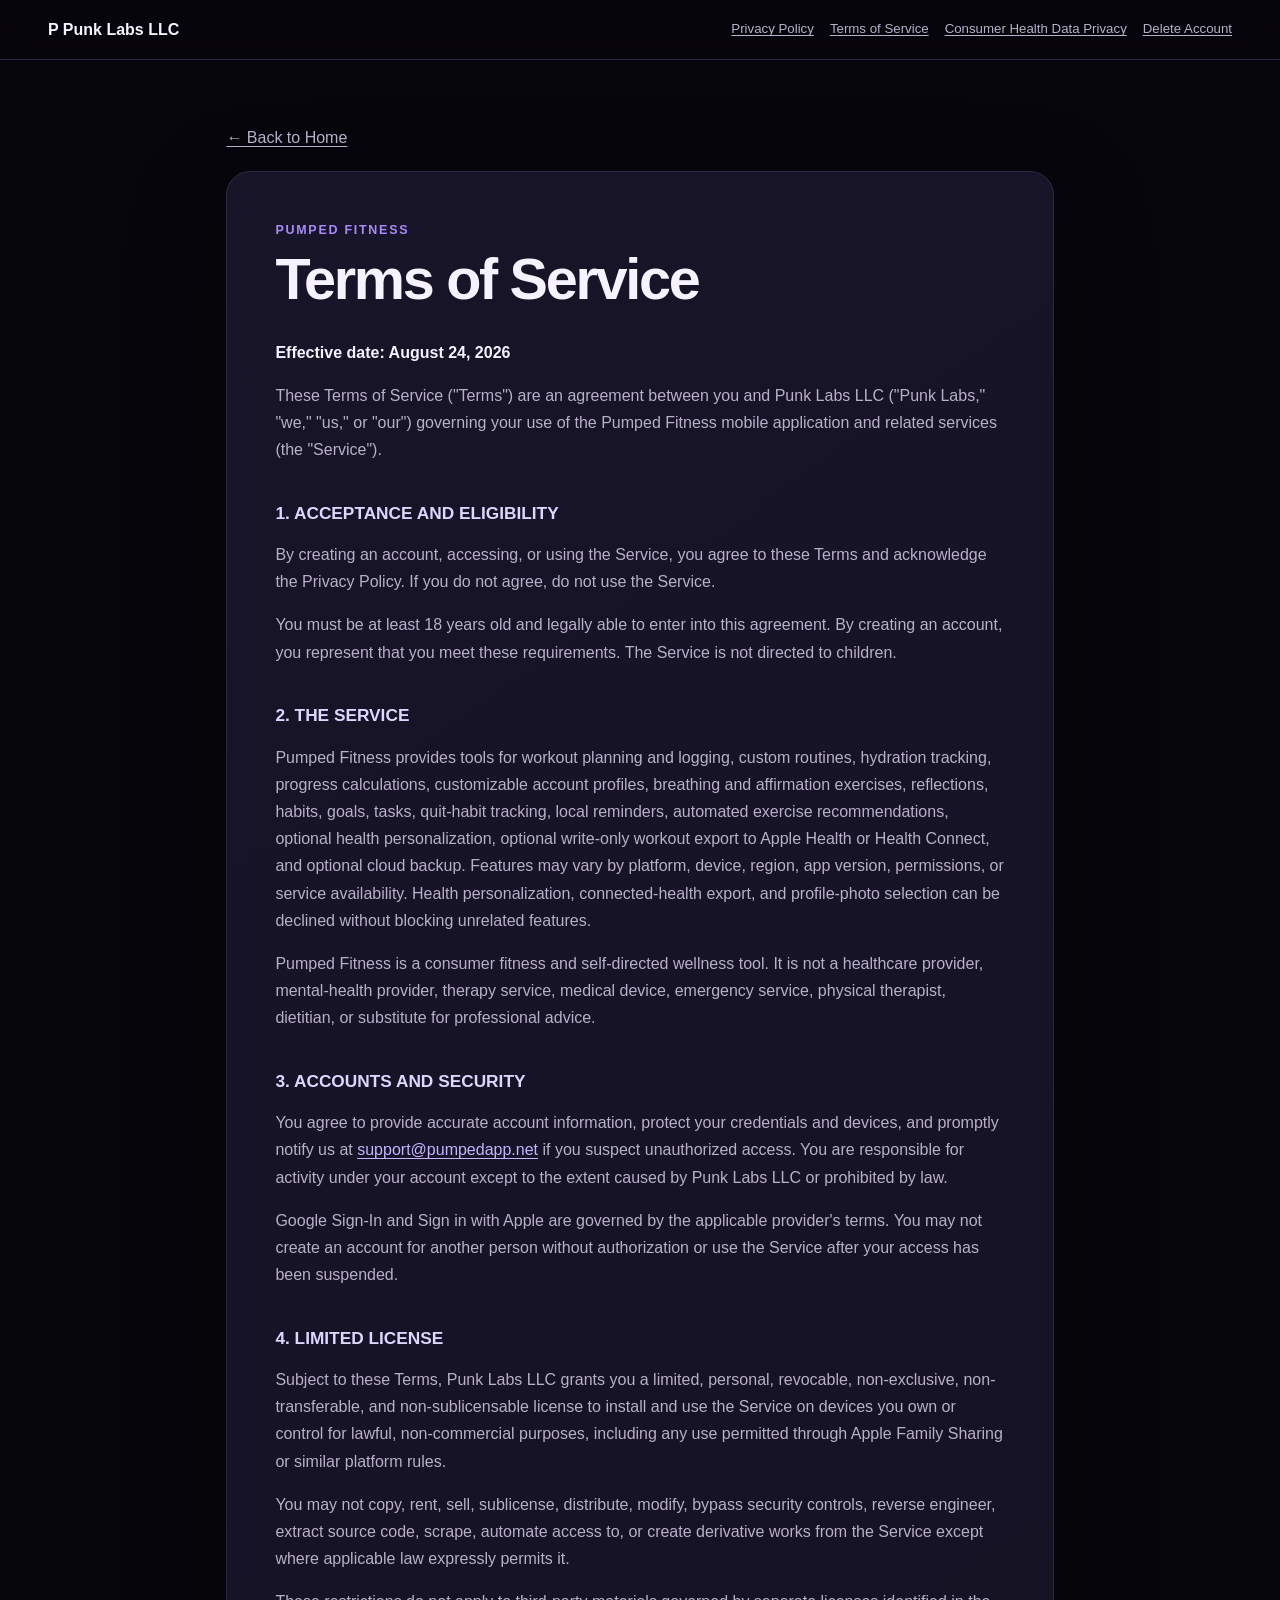
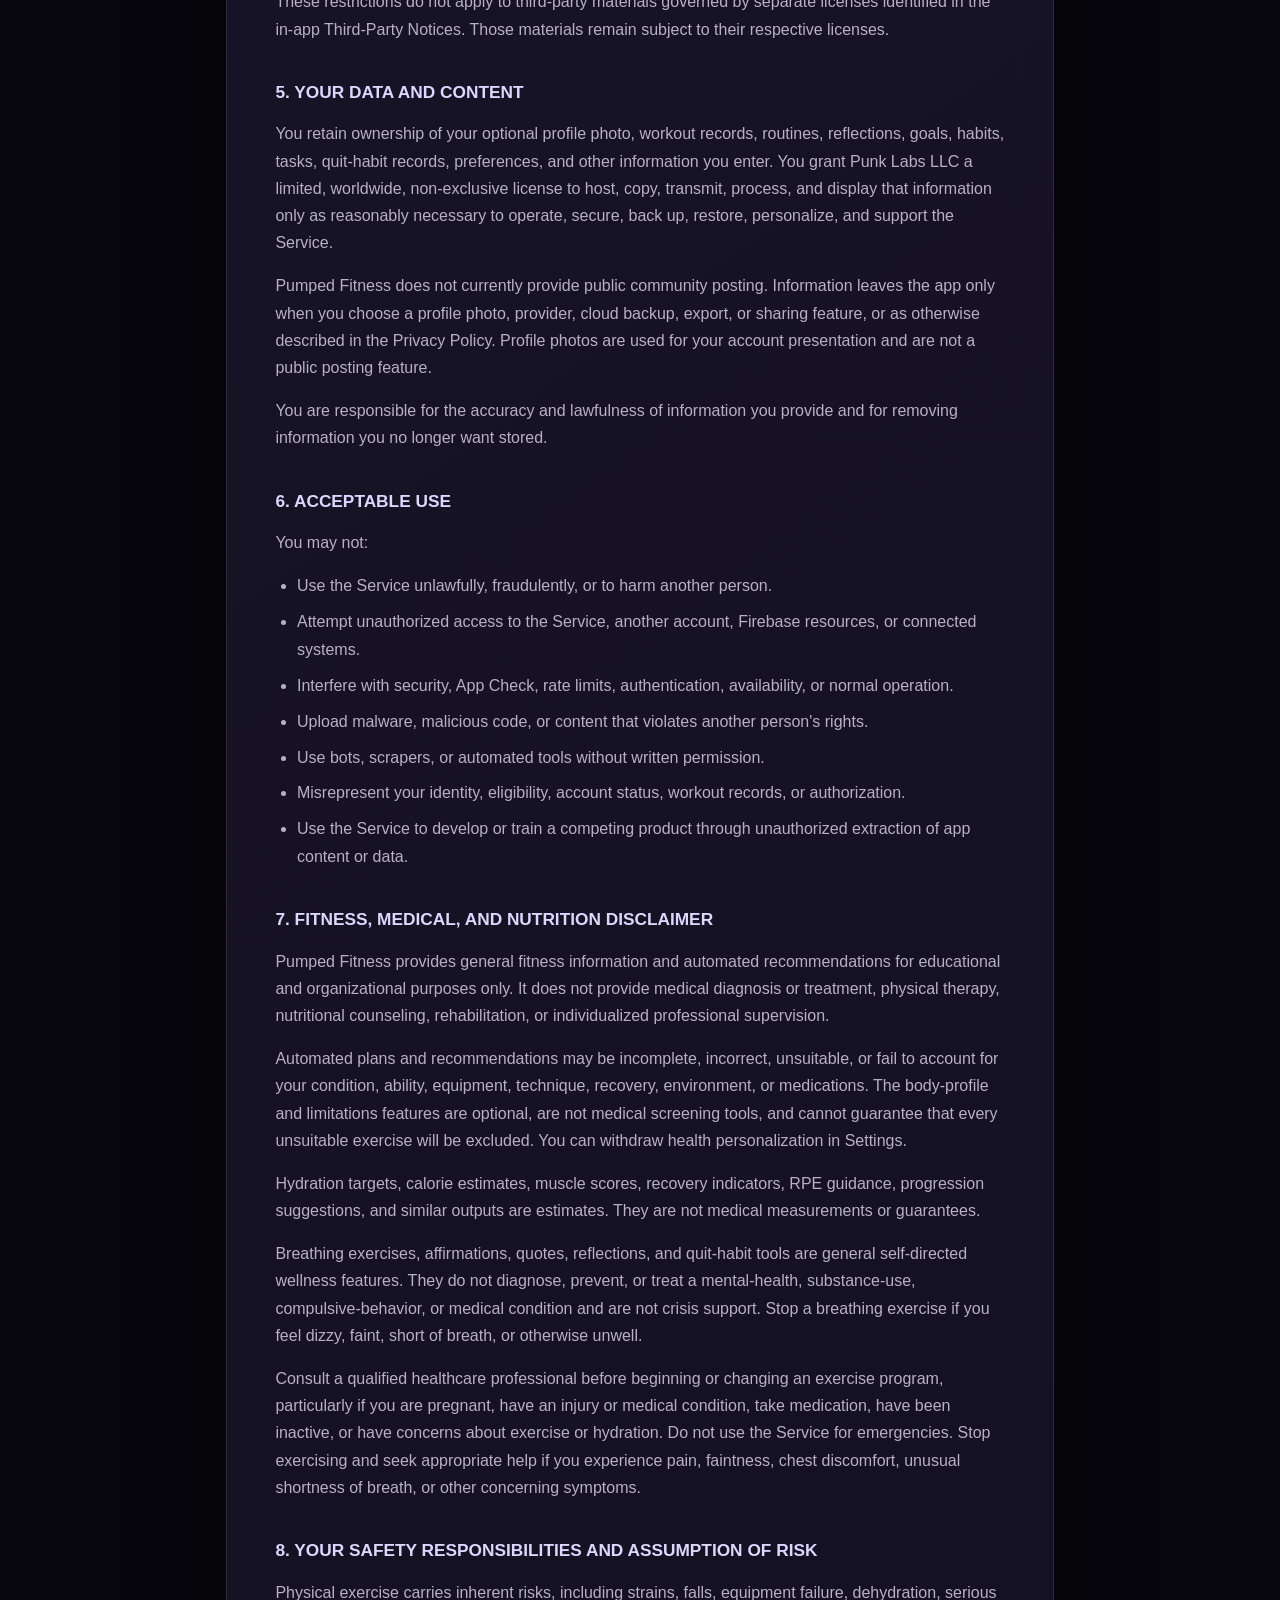
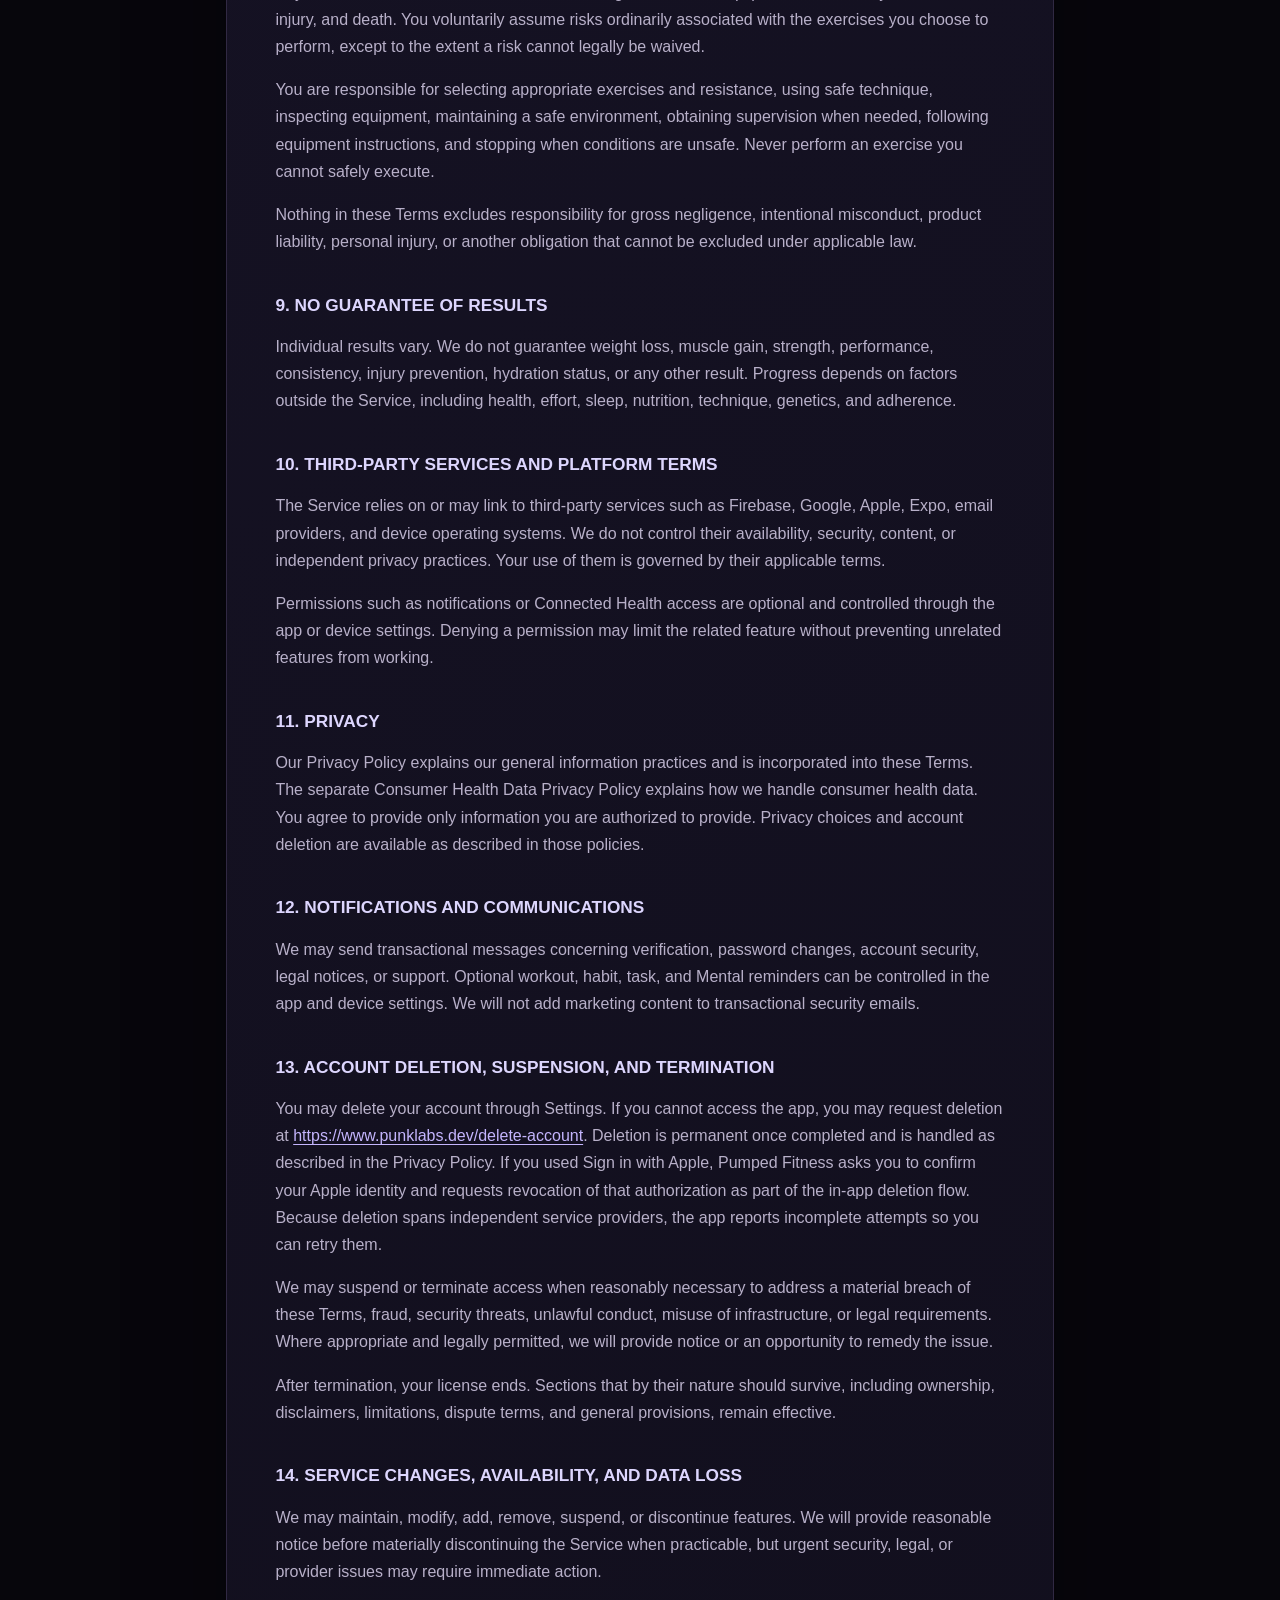
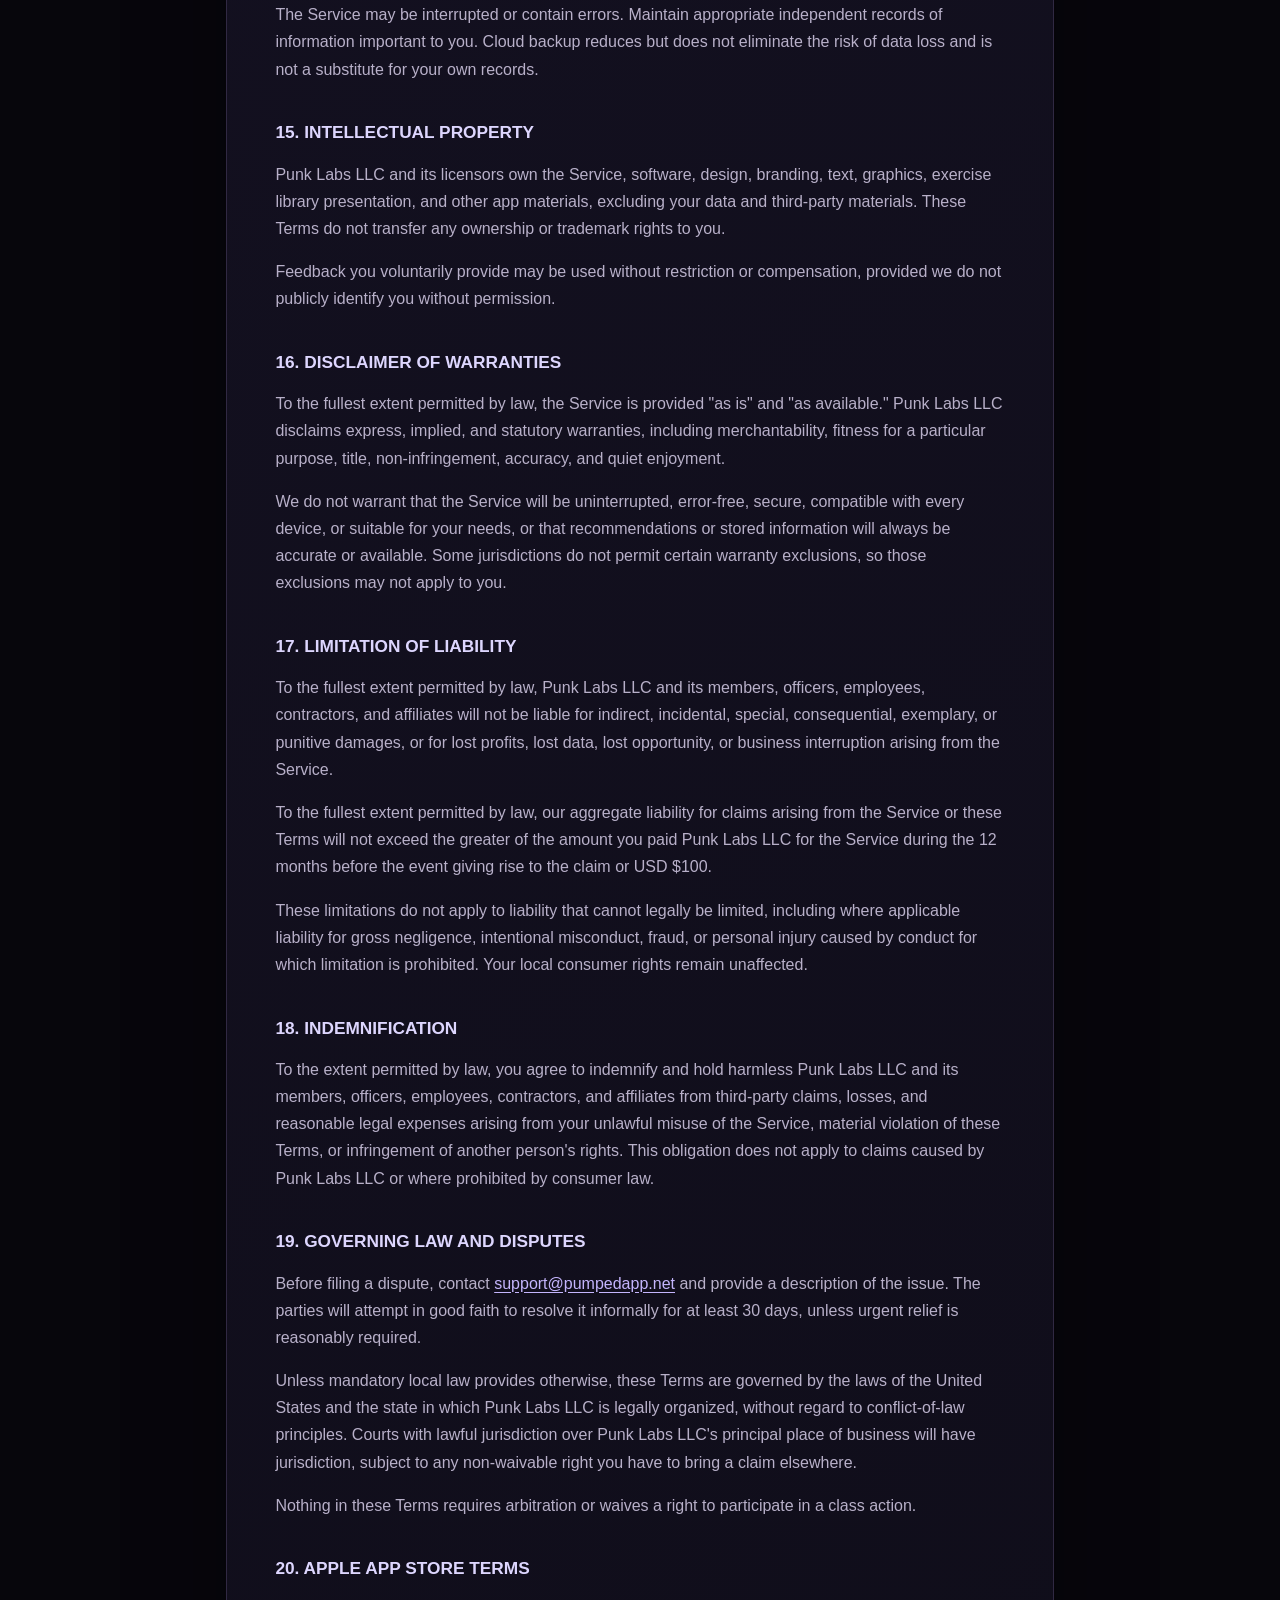
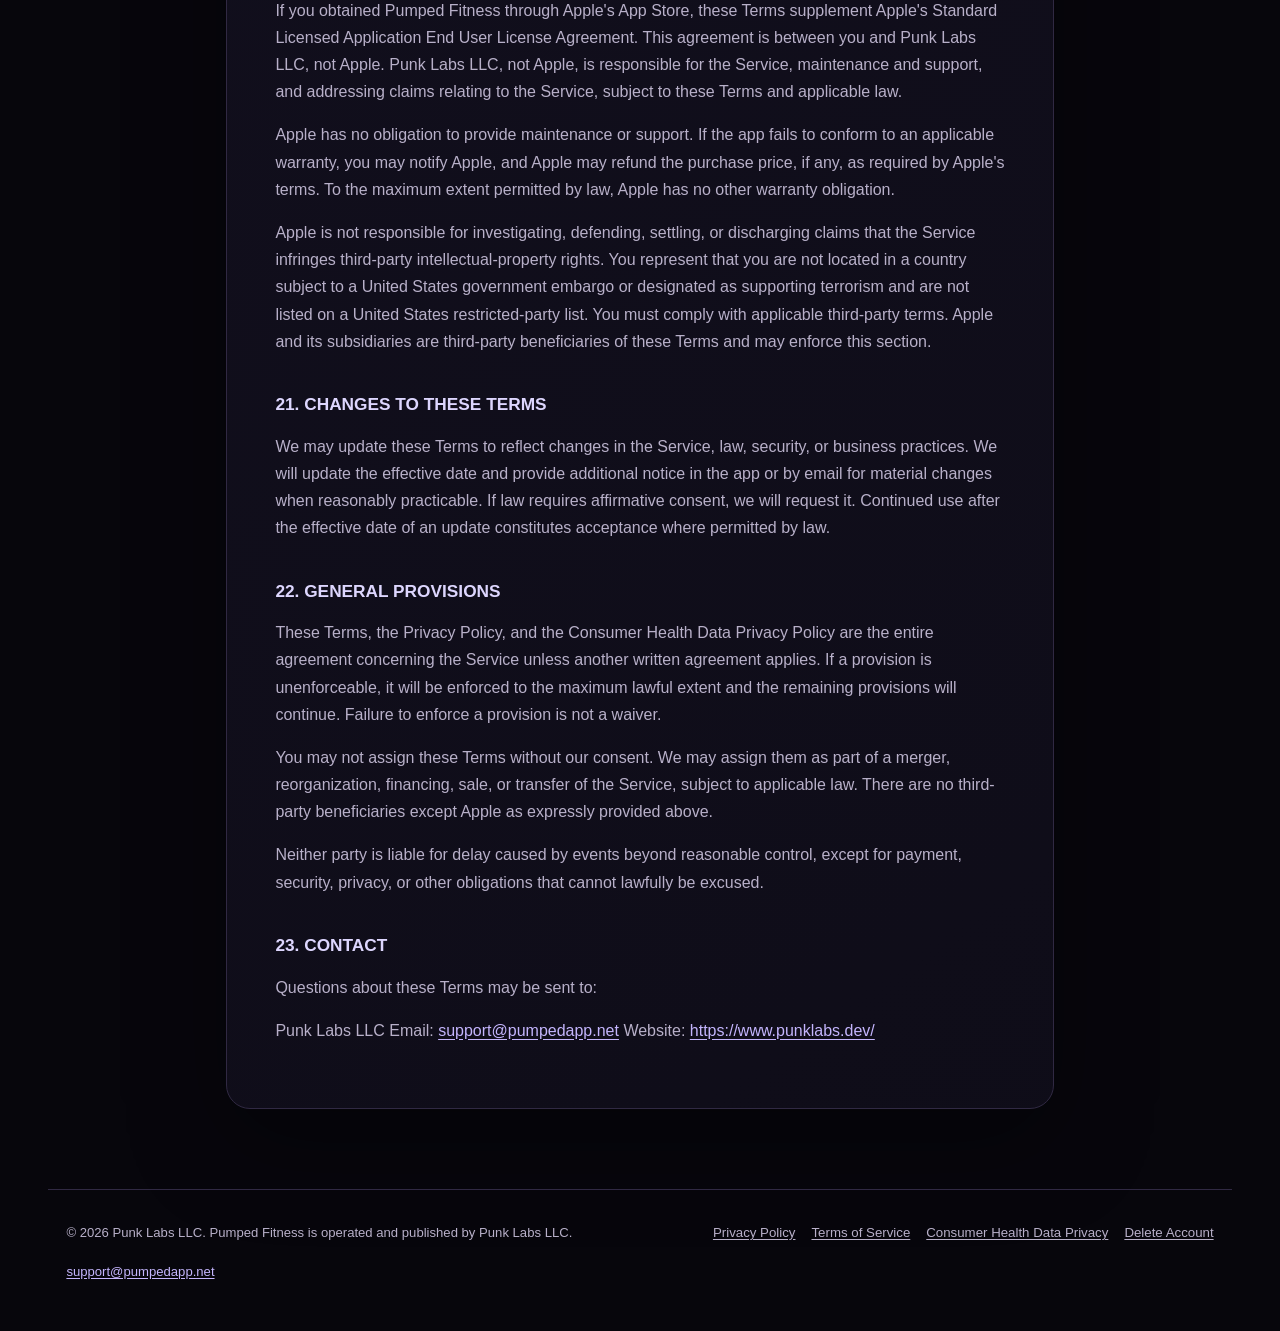
<file: terms/index.html>
<!doctype html>
<html lang="en">
<head>
  <meta charset="utf-8">
  <meta name="viewport" content="width=device-width, initial-scale=1">
  <title>Terms of Service | Pumped Fitness by Punk Labs LLC</title>
  <meta name="description" content="Terms governing Pumped Fitness, operated by Punk Labs LLC.">
  <link rel="canonical" href="https://www.punklabs.dev/terms">
  <link rel="stylesheet" href="../styles.css">
</head>
<body>
  <a class="skip" href="#main">Skip to document</a>
  <header>
    <a class="brand" href="https://www.punklabs.dev/"><span aria-hidden="true">P</span> Punk Labs LLC</a>

  <nav aria-label="Legal documents">
    <a href="../privacy/">Privacy Policy</a>
    <a href="../terms/">Terms of Service</a>
    <a href="../consumer-health/">Consumer Health Data Privacy</a>
    <a href="../delete-account/">Delete Account</a>
  </nav>
  </header>
  <main id="main">
    <a class="back" href="https://www.punklabs.dev/">← Back to Home</a>
    <article>
      <p class="eyebrow">Pumped Fitness</p>
      <h1>Terms of Service</h1>

      <div class="document"><p>Effective date: August 24, 2026</p>
<p>These Terms of Service (&quot;Terms&quot;) are an agreement between you and Punk Labs LLC (&quot;Punk Labs,&quot; &quot;we,&quot; &quot;us,&quot; or &quot;our&quot;) governing your use of the Pumped Fitness mobile application and related services (the &quot;Service&quot;).</p>
<h2>1. ACCEPTANCE AND ELIGIBILITY</h2>
<p>By creating an account, accessing, or using the Service, you agree to these Terms and acknowledge the Privacy Policy. If you do not agree, do not use the Service.</p>
<p>You must be at least 18 years old and legally able to enter into this agreement. By creating an account, you represent that you meet these requirements. The Service is not directed to children.</p>
<h2>2. THE SERVICE</h2>
<p>Pumped Fitness provides tools for workout planning and logging, custom routines, hydration tracking, progress calculations, customizable account profiles, breathing and affirmation exercises, reflections, habits, goals, tasks, quit-habit tracking, local reminders, automated exercise recommendations, optional health personalization, optional write-only workout export to Apple Health or Health Connect, and optional cloud backup. Features may vary by platform, device, region, app version, permissions, or service availability. Health personalization, connected-health export, and profile-photo selection can be declined without blocking unrelated features.</p>
<p>Pumped Fitness is a consumer fitness and self-directed wellness tool. It is not a healthcare provider, mental-health provider, therapy service, medical device, emergency service, physical therapist, dietitian, or substitute for professional advice.</p>
<h2>3. ACCOUNTS AND SECURITY</h2>
<p>You agree to provide accurate account information, protect your credentials and devices, and promptly notify us at <a href="mailto:support@pumpedapp.net">support@pumpedapp.net</a> if you suspect unauthorized access. You are responsible for activity under your account except to the extent caused by Punk Labs LLC or prohibited by law.</p>
<p>Google Sign-In and Sign in with Apple are governed by the applicable provider&#39;s terms. You may not create an account for another person without authorization or use the Service after your access has been suspended.</p>
<h2>4. LIMITED LICENSE</h2>
<p>Subject to these Terms, Punk Labs LLC grants you a limited, personal, revocable, non-exclusive, non-transferable, and non-sublicensable license to install and use the Service on devices you own or control for lawful, non-commercial purposes, including any use permitted through Apple Family Sharing or similar platform rules.</p>
<p>You may not copy, rent, sell, sublicense, distribute, modify, bypass security controls, reverse engineer, extract source code, scrape, automate access to, or create derivative works from the Service except where applicable law expressly permits it.</p>
<p>These restrictions do not apply to third-party materials governed by separate licenses identified in the in-app Third-Party Notices. Those materials remain subject to their respective licenses.</p>
<h2>5. YOUR DATA AND CONTENT</h2>
<p>You retain ownership of your optional profile photo, workout records, routines, reflections, goals, habits, tasks, quit-habit records, preferences, and other information you enter. You grant Punk Labs LLC a limited, worldwide, non-exclusive license to host, copy, transmit, process, and display that information only as reasonably necessary to operate, secure, back up, restore, personalize, and support the Service.</p>
<p>Pumped Fitness does not currently provide public community posting. Information leaves the app only when you choose a profile photo, provider, cloud backup, export, or sharing feature, or as otherwise described in the Privacy Policy. Profile photos are used for your account presentation and are not a public posting feature.</p>
<p>You are responsible for the accuracy and lawfulness of information you provide and for removing information you no longer want stored.</p>
<h2>6. ACCEPTABLE USE</h2>
<p>You may not:</p><ul><li>Use the Service unlawfully, fraudulently, or to harm another person.</li><li>Attempt unauthorized access to the Service, another account, Firebase resources, or connected systems.</li><li>Interfere with security, App Check, rate limits, authentication, availability, or normal operation.</li><li>Upload malware, malicious code, or content that violates another person&#39;s rights.</li><li>Use bots, scrapers, or automated tools without written permission.</li><li>Misrepresent your identity, eligibility, account status, workout records, or authorization.</li><li>Use the Service to develop or train a competing product through unauthorized extraction of app content or data.</li></ul>
<h2>7. FITNESS, MEDICAL, AND NUTRITION DISCLAIMER</h2>
<p>Pumped Fitness provides general fitness information and automated recommendations for educational and organizational purposes only. It does not provide medical diagnosis or treatment, physical therapy, nutritional counseling, rehabilitation, or individualized professional supervision.</p>
<p>Automated plans and recommendations may be incomplete, incorrect, unsuitable, or fail to account for your condition, ability, equipment, technique, recovery, environment, or medications. The body-profile and limitations features are optional, are not medical screening tools, and cannot guarantee that every unsuitable exercise will be excluded. You can withdraw health personalization in Settings.</p>
<p>Hydration targets, calorie estimates, muscle scores, recovery indicators, RPE guidance, progression suggestions, and similar outputs are estimates. They are not medical measurements or guarantees.</p>
<p>Breathing exercises, affirmations, quotes, reflections, and quit-habit tools are general self-directed wellness features. They do not diagnose, prevent, or treat a mental-health, substance-use, compulsive-behavior, or medical condition and are not crisis support. Stop a breathing exercise if you feel dizzy, faint, short of breath, or otherwise unwell.</p>
<p>Consult a qualified healthcare professional before beginning or changing an exercise program, particularly if you are pregnant, have an injury or medical condition, take medication, have been inactive, or have concerns about exercise or hydration. Do not use the Service for emergencies. Stop exercising and seek appropriate help if you experience pain, faintness, chest discomfort, unusual shortness of breath, or other concerning symptoms.</p>
<h2>8. YOUR SAFETY RESPONSIBILITIES AND ASSUMPTION OF RISK</h2>
<p>Physical exercise carries inherent risks, including strains, falls, equipment failure, dehydration, serious injury, and death. You voluntarily assume risks ordinarily associated with the exercises you choose to perform, except to the extent a risk cannot legally be waived.</p>
<p>You are responsible for selecting appropriate exercises and resistance, using safe technique, inspecting equipment, maintaining a safe environment, obtaining supervision when needed, following equipment instructions, and stopping when conditions are unsafe. Never perform an exercise you cannot safely execute.</p>
<p>Nothing in these Terms excludes responsibility for gross negligence, intentional misconduct, product liability, personal injury, or another obligation that cannot be excluded under applicable law.</p>
<h2>9. NO GUARANTEE OF RESULTS</h2>
<p>Individual results vary. We do not guarantee weight loss, muscle gain, strength, performance, consistency, injury prevention, hydration status, or any other result. Progress depends on factors outside the Service, including health, effort, sleep, nutrition, technique, genetics, and adherence.</p>
<h2>10. THIRD-PARTY SERVICES AND PLATFORM TERMS</h2>
<p>The Service relies on or may link to third-party services such as Firebase, Google, Apple, Expo, email providers, and device operating systems. We do not control their availability, security, content, or independent privacy practices. Your use of them is governed by their applicable terms.</p>
<p>Permissions such as notifications or Connected Health access are optional and controlled through the app or device settings. Denying a permission may limit the related feature without preventing unrelated features from working.</p>
<h2>11. PRIVACY</h2>
<p>Our Privacy Policy explains our general information practices and is incorporated into these Terms. The separate Consumer Health Data Privacy Policy explains how we handle consumer health data. You agree to provide only information you are authorized to provide. Privacy choices and account deletion are available as described in those policies.</p>
<h2>12. NOTIFICATIONS AND COMMUNICATIONS</h2>
<p>We may send transactional messages concerning verification, password changes, account security, legal notices, or support. Optional workout, habit, task, and Mental reminders can be controlled in the app and device settings. We will not add marketing content to transactional security emails.</p>
<h2>13. ACCOUNT DELETION, SUSPENSION, AND TERMINATION</h2>
<p>You may delete your account through Settings. If you cannot access the app, you may request deletion at <a href="https://www.punklabs.dev/delete-account">https://www.punklabs.dev/delete-account</a>. Deletion is permanent once completed and is handled as described in the Privacy Policy. If you used Sign in with Apple, Pumped Fitness asks you to confirm your Apple identity and requests revocation of that authorization as part of the in-app deletion flow. Because deletion spans independent service providers, the app reports incomplete attempts so you can retry them.</p>
<p>We may suspend or terminate access when reasonably necessary to address a material breach of these Terms, fraud, security threats, unlawful conduct, misuse of infrastructure, or legal requirements. Where appropriate and legally permitted, we will provide notice or an opportunity to remedy the issue.</p>
<p>After termination, your license ends. Sections that by their nature should survive, including ownership, disclaimers, limitations, dispute terms, and general provisions, remain effective.</p>
<h2>14. SERVICE CHANGES, AVAILABILITY, AND DATA LOSS</h2>
<p>We may maintain, modify, add, remove, suspend, or discontinue features. We will provide reasonable notice before materially discontinuing the Service when practicable, but urgent security, legal, or provider issues may require immediate action.</p>
<p>The Service may be interrupted or contain errors. Maintain appropriate independent records of information important to you. Cloud backup reduces but does not eliminate the risk of data loss and is not a substitute for your own records.</p>
<h2>15. INTELLECTUAL PROPERTY</h2>
<p>Punk Labs LLC and its licensors own the Service, software, design, branding, text, graphics, exercise library presentation, and other app materials, excluding your data and third-party materials. These Terms do not transfer any ownership or trademark rights to you.</p>
<p>Feedback you voluntarily provide may be used without restriction or compensation, provided we do not publicly identify you without permission.</p>
<h2>16. DISCLAIMER OF WARRANTIES</h2>
<p>To the fullest extent permitted by law, the Service is provided &quot;as is&quot; and &quot;as available.&quot; Punk Labs LLC disclaims express, implied, and statutory warranties, including merchantability, fitness for a particular purpose, title, non-infringement, accuracy, and quiet enjoyment.</p>
<p>We do not warrant that the Service will be uninterrupted, error-free, secure, compatible with every device, or suitable for your needs, or that recommendations or stored information will always be accurate or available. Some jurisdictions do not permit certain warranty exclusions, so those exclusions may not apply to you.</p>
<h2>17. LIMITATION OF LIABILITY</h2>
<p>To the fullest extent permitted by law, Punk Labs LLC and its members, officers, employees, contractors, and affiliates will not be liable for indirect, incidental, special, consequential, exemplary, or punitive damages, or for lost profits, lost data, lost opportunity, or business interruption arising from the Service.</p>
<p>To the fullest extent permitted by law, our aggregate liability for claims arising from the Service or these Terms will not exceed the greater of the amount you paid Punk Labs LLC for the Service during the 12 months before the event giving rise to the claim or USD $100.</p>
<p>These limitations do not apply to liability that cannot legally be limited, including where applicable liability for gross negligence, intentional misconduct, fraud, or personal injury caused by conduct for which limitation is prohibited. Your local consumer rights remain unaffected.</p>
<h2>18. INDEMNIFICATION</h2>
<p>To the extent permitted by law, you agree to indemnify and hold harmless Punk Labs LLC and its members, officers, employees, contractors, and affiliates from third-party claims, losses, and reasonable legal expenses arising from your unlawful misuse of the Service, material violation of these Terms, or infringement of another person&#39;s rights. This obligation does not apply to claims caused by Punk Labs LLC or where prohibited by consumer law.</p>
<h2>19. GOVERNING LAW AND DISPUTES</h2>
<p>Before filing a dispute, contact <a href="mailto:support@pumpedapp.net">support@pumpedapp.net</a> and provide a description of the issue. The parties will attempt in good faith to resolve it informally for at least 30 days, unless urgent relief is reasonably required.</p>
<p>Unless mandatory local law provides otherwise, these Terms are governed by the laws of the United States and the state in which Punk Labs LLC is legally organized, without regard to conflict-of-law principles. Courts with lawful jurisdiction over Punk Labs LLC&#39;s principal place of business will have jurisdiction, subject to any non-waivable right you have to bring a claim elsewhere.</p>
<p>Nothing in these Terms requires arbitration or waives a right to participate in a class action.</p>
<h2>20. APPLE APP STORE TERMS</h2>
<p>If you obtained Pumped Fitness through Apple&#39;s App Store, these Terms supplement Apple&#39;s Standard Licensed Application End User License Agreement. This agreement is between you and Punk Labs LLC, not Apple. Punk Labs LLC, not Apple, is responsible for the Service, maintenance and support, and addressing claims relating to the Service, subject to these Terms and applicable law.</p>
<p>Apple has no obligation to provide maintenance or support. If the app fails to conform to an applicable warranty, you may notify Apple, and Apple may refund the purchase price, if any, as required by Apple&#39;s terms. To the maximum extent permitted by law, Apple has no other warranty obligation.</p>
<p>Apple is not responsible for investigating, defending, settling, or discharging claims that the Service infringes third-party intellectual-property rights. You represent that you are not located in a country subject to a United States government embargo or designated as supporting terrorism and are not listed on a United States restricted-party list. You must comply with applicable third-party terms. Apple and its subsidiaries are third-party beneficiaries of these Terms and may enforce this section.</p>
<h2>21. CHANGES TO THESE TERMS</h2>
<p>We may update these Terms to reflect changes in the Service, law, security, or business practices. We will update the effective date and provide additional notice in the app or by email for material changes when reasonably practicable. If law requires affirmative consent, we will request it. Continued use after the effective date of an update constitutes acceptance where permitted by law.</p>
<h2>22. GENERAL PROVISIONS</h2>
<p>These Terms, the Privacy Policy, and the Consumer Health Data Privacy Policy are the entire agreement concerning the Service unless another written agreement applies. If a provision is unenforceable, it will be enforced to the maximum lawful extent and the remaining provisions will continue. Failure to enforce a provision is not a waiver.</p>
<p>You may not assign these Terms without our consent. We may assign them as part of a merger, reorganization, financing, sale, or transfer of the Service, subject to applicable law. There are no third-party beneficiaries except Apple as expressly provided above.</p>
<p>Neither party is liable for delay caused by events beyond reasonable control, except for payment, security, privacy, or other obligations that cannot lawfully be excused.</p>
<h2>23. CONTACT</h2>
<p>Questions about these Terms may be sent to:</p>
<p>Punk Labs LLC Email: <a href="mailto:support@pumpedapp.net">support@pumpedapp.net</a> Website: <a href="https://www.punklabs.dev/">https://www.punklabs.dev/</a></p></div>
    </article>
  </main>
  <footer>
    <p>© 2026 Punk Labs LLC. Pumped Fitness is operated and published by Punk Labs LLC.</p>

  <nav aria-label="Legal documents">
    <a href="../privacy/">Privacy Policy</a>
    <a href="../terms/">Terms of Service</a>
    <a href="../consumer-health/">Consumer Health Data Privacy</a>
    <a href="../delete-account/">Delete Account</a>
  </nav>
    <a href="mailto:support@pumpedapp.net">support@pumpedapp.net</a>
  </footer>
</body>
</html>
</file>
<file: styles.css>
:root{color-scheme:dark;--bg:#07060c;--surface:#12101c;--surface2:#19152a;--text:#f6f2ff;--muted:#b8b0c9;--accent:#a78bfa;--accent2:#7c3aed;--border:#302943}*{box-sizing:border-box}html{scroll-behavior:smooth}body{margin:0;background:radial-gradient(circle at 50% -15%,#2b1654 0,transparent 38rem),var(--bg);color:var(--text);font-family:Inter,ui-sans-serif,-apple-system,BlinkMacSystemFont,"Segoe UI",sans-serif;line-height:1.7}a{color:#c4b5fd;text-underline-offset:.18em}.skip{position:absolute;left:-9999px;top:1rem;background:var(--text);color:var(--bg);padding:.7rem 1rem;border-radius:.6rem}.skip:focus{left:1rem;z-index:10}header{position:sticky;top:0;z-index:5;display:flex;align-items:center;justify-content:space-between;gap:1.25rem;padding:1rem max(1.1rem,calc((100vw - 74rem)/2));background:rgba(7,6,12,.86);border-bottom:1px solid var(--border);backdrop-filter:blur(18px)}.brand{font-weight:800;color:var(--text);text-decoration:none;white-space:nowrap}nav{display:flex;flex-wrap:wrap;justify-content:flex-end;gap:.55rem 1rem}nav a{font-size:.83rem;color:var(--muted)}main{max-width:54rem;margin:0 auto;padding:4rem 1.15rem 5rem}.back{display:inline-block;margin-bottom:1.25rem;color:var(--muted)}article{padding:clamp(1.25rem,4vw,3rem);background:linear-gradient(145deg,rgba(25,21,42,.96),rgba(15,13,25,.96));border:1px solid var(--border);border-radius:1.5rem;box-shadow:0 2rem 6rem rgba(0,0,0,.35)}.eyebrow{margin:0;color:var(--accent);font-size:.78rem;font-weight:800;letter-spacing:.14em;text-transform:uppercase}h1{max-width:42rem;margin:.45rem 0 1.8rem;font-size:clamp(2rem,6vw,3.6rem);line-height:1.06;letter-spacing:-.04em}h2{margin:2.4rem 0 .7rem;font-size:1.08rem;line-height:1.35;color:#ddd6fe}.document>p:first-child{font-weight:700;color:var(--text)}p,li{color:var(--muted)}ul{padding-left:1.35rem}li+li{margin-top:.55rem}.cta{display:inline-flex;margin:-.45rem 0 2rem;padding:.8rem 1.05rem;border-radius:999px;background:linear-gradient(135deg,var(--accent2),#9333ea);color:#fff;font-weight:800;text-decoration:none}.cta:focus-visible,a:focus-visible{outline:3px solid #f5d0fe;outline-offset:4px}footer{display:flex;flex-wrap:wrap;justify-content:space-between;gap:1rem;max-width:74rem;margin:0 auto;padding:2rem 1.15rem 3rem;border-top:1px solid var(--border);font-size:.82rem}footer p{margin:0}@media(max-width:760px){header{position:relative;align-items:flex-start;flex-direction:column}nav{justify-content:flex-start}main{padding-top:2rem}article{border-radius:1rem}}
</file>
